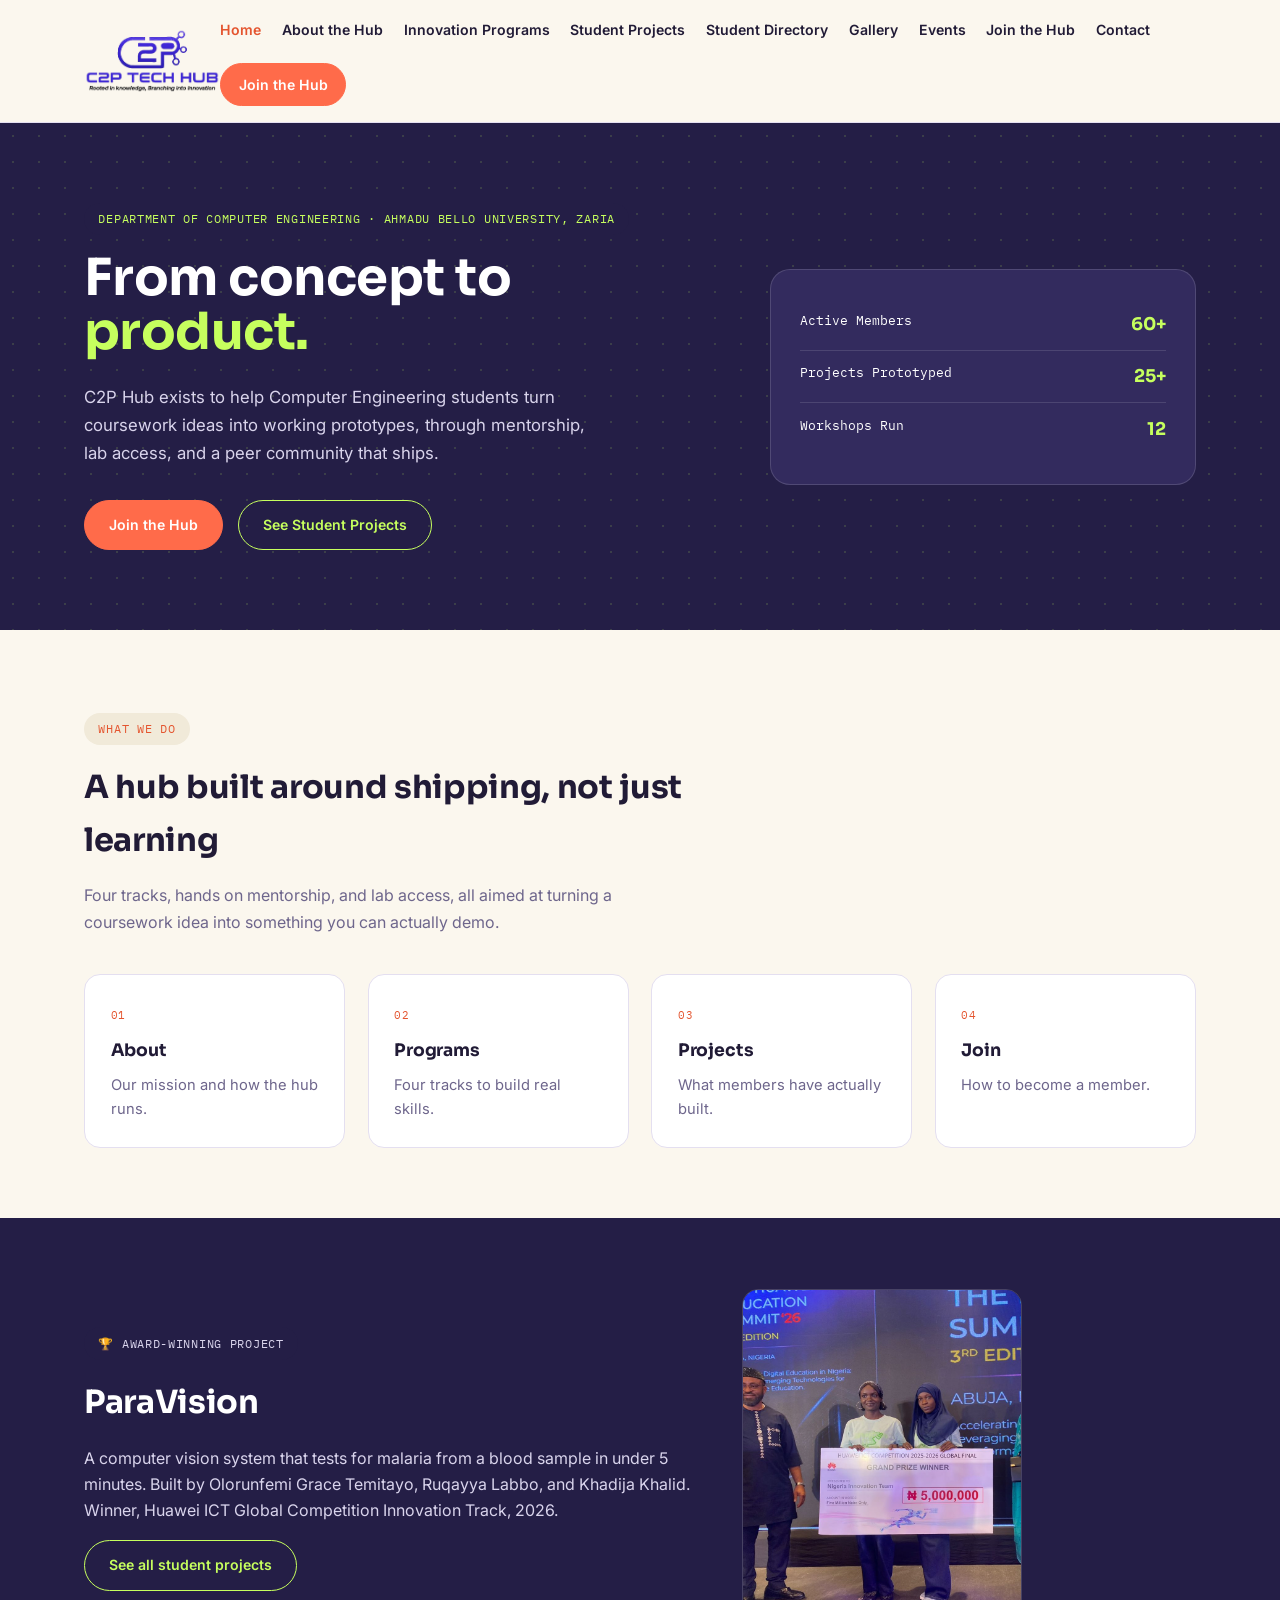
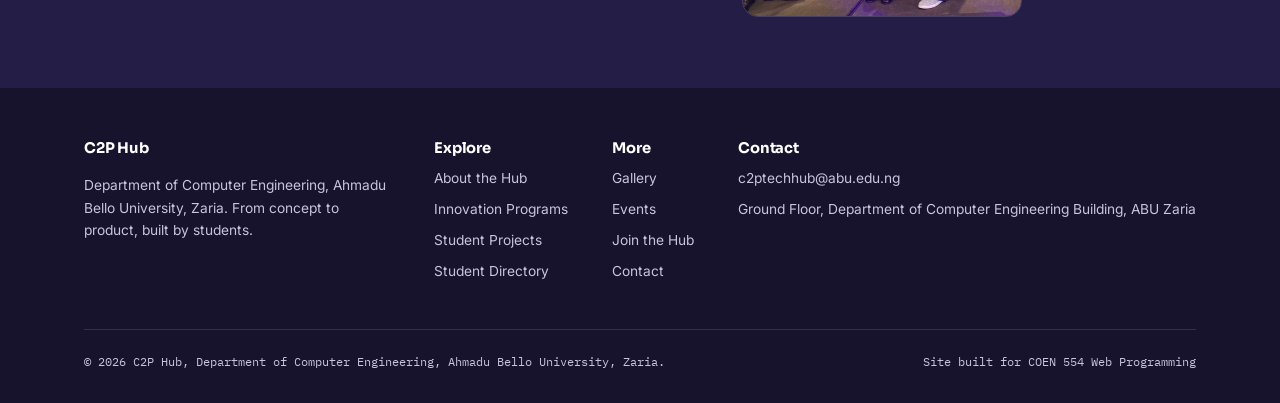
<file: index.html>
<!DOCTYPE html>
<html lang="en">
<head>
  <meta charset="UTF-8">
  <meta name="viewport" content="width=device-width, initial-scale=1.0">
  <title>Home &middot; C2P TECH Hub</title>
  <meta name="description" content="C2P Hub, Department of Computer Engineering, Ahmadu Bello University, Zaria.">
  <link rel="preconnect" href="https://fonts.googleapis.com">
  <link href="https://fonts.googleapis.com/css2?family=Sora:wght@600;700&family=Inter:wght@400;500;600&family=IBM+Plex+Mono:wght@400;500&display=swap" rel="stylesheet">
  <link rel="stylesheet" href="assets/css/style.css">
  <script type="application/ld+json">
  {
    "@context": "https://schema.org",
    "@type": "Organization",
    "name": "C2P TECH Hub",
    "description": "C2P Hub exists to help Computer Engineering students turn coursework ideas into working prototypes, through mentorship, lab access, and a peer community that ships.",
    "parentOrganization": {
      "@type": "CollegeOrUniversity",
      "name": "Ahmadu Bello University, Zaria"
    },
    "email": "c2ptechhub@abu.edu.ng"
  }
  </script>
</head>
<body>
  <a class="skip-link" href="#main">Skip to content</a>
  <header class="site-header">
    <div class="header-inner">
      <a class="brand" href="index.html">
        <img class="brand-logo" src="assets/images/c2p-logo.png" alt="C2P Tech Hub — Rooted in knowledge, Branching into Innovation">
      </a>
      <input type="checkbox" id="nav-toggle">
      <label class="nav-toggle-label" for="nav-toggle">MENU</label>
      <nav class="hub-nav" aria-label="Primary">
        <ul>
        <li><a href="index.html" aria-current="page">Home</a></li>
        <li><a href="about.html">About the Hub</a></li>
        <li><a href="programs.html">Innovation Programs</a></li>
        <li><a href="projects.html">Student Projects</a></li>
        <li><a href="directory.html">Student Directory</a></li>
        <li><a href="gallery.html">Gallery</a></li>
        <li><a href="events.html">Events</a></li>
        <li><a href="join.html">Join the Hub</a></li>
        <li><a href="contact.html">Contact</a></li>
        <li><a class="btn solid" href="join.html">Join the Hub</a></li>
        </ul>
      </nav>
    </div>
  </header>
  <main id="main">
    <section class="hero">
      <div class="wrap hero-grid">
        <div>
          <span class="pill">Department of Computer Engineering &middot; Ahmadu Bello University, Zaria</span>
          <h1>From concept to <span class="accent">product.</span></h1>
          <p class="lede">C2P Hub exists to help Computer Engineering students turn coursework ideas into working prototypes, through mentorship, lab access, and a peer community that ships.</p>
          <a class="btn solid" href="join.html">Join the Hub</a>
          <a class="btn on-dark" href="projects.html">See Student Projects</a>
        </div>
        <div class="hero-card">
          <div class="stat"><span>Active Members</span><strong>60+</strong></div>
<div class="stat"><span>Projects Prototyped</span><strong>25+</strong></div>
<div class="stat"><span>Workshops Run</span><strong>12</strong></div>
        </div>
      </div>
    </section>

    <section class="block on-paper">
      <div class="wrap">
        <div class="section-head">
          <p class="pill on-light">What We Do</p>
          <h2>A hub built around shipping, not just learning</h2>
          <p>Four tracks, hands on mentorship, and lab access, all aimed at turning a coursework idea into something you can actually demo.</p>
        </div>
        <div class="grid cols-4">
          <div class="card"><span class="tag">01</span><h3>About</h3><p>Our mission and how the hub runs.</p></div>
          <div class="card"><span class="tag">02</span><h3>Programs</h3><p>Four tracks to build real skills.</p></div>
          <div class="card"><span class="tag">03</span><h3>Projects</h3><p>What members have actually built.</p></div>
          <div class="card"><span class="tag">04</span><h3>Join</h3><p>How to become a member.</p></div>
        </div>
      </div>
    </section>

    <section class="block on-indigo">
      <div class="wrap" style="display:flex;align-items:center;gap:2.4rem;flex-wrap:wrap;">
        <div class="section-head" style="flex:1 1 340px;margin-bottom:0;">
          <p class="pill">&#127942; Award-Winning Project</p>
          <h2>ParaVision</h2>
          <p>A computer vision system that tests for malaria from a blood sample in under 5 minutes. Built by Olorunfemi Grace Temitayo, Ruqayya Labbo, and Khadija Khalid. Winner, Huawei ICT Global Competition Innovation Track, 2026.</p>
          <a class="btn on-dark" href="projects.html#hproj-004">See all student projects</a>
        </div>
        <img src="assets/images/paravision-grand-prize.jpg" alt="The ParaVision team accepting the Grand Prize Winner cheque for five million naira at the Huawei ICT Competition 2025-2026 Global Final" style="flex:0 1 280px;width:280px;border-radius:16px;border:1px solid rgba(255,255,255,.16);">
      </div>
    </section>
  </main>
  <footer class="site-footer">
    <div class="wrap">
      <div class="footer-grid">
        <div>
          <h4>C2P Hub</h4>
          <p style="max-width:34ch;color:#C9C4DE;font-size:.86rem;">Department of Computer Engineering, Ahmadu Bello University, Zaria. From concept to product, built by students.</p>
        </div>
        <div>
          <h4>Explore</h4>
          <ul>
            <li><a href="about.html">About the Hub</a></li>
            <li><a href="programs.html">Innovation Programs</a></li>
            <li><a href="projects.html">Student Projects</a></li>
            <li><a href="directory.html">Student Directory</a></li>
          </ul>
        </div>
        <div>
          <h4>More</h4>
          <ul>
            <li><a href="gallery.html">Gallery</a></li>
            <li><a href="events.html">Events</a></li>
            <li><a href="join.html">Join the Hub</a></li>
            <li><a href="contact.html">Contact</a></li>
          </ul>
        </div>
        <div>
          <h4>Contact</h4>
          <ul>
            <li><a href="mailto:c2ptechhub@abu.edu.ng">c2ptechhub@abu.edu.ng</a></li>
            <li>Ground Floor, Department of Computer Engineering Building, ABU Zaria</li>
          </ul>
        </div>
      </div>
      <div class="footer-bottom">
        <span>&copy; 2026 C2P Hub, Department of Computer Engineering, Ahmadu Bello University, Zaria.</span>
        <span>Site built for COEN 554 Web Programming</span>
      </div>
    </div>
  </footer>
</body>
</html>
</file>
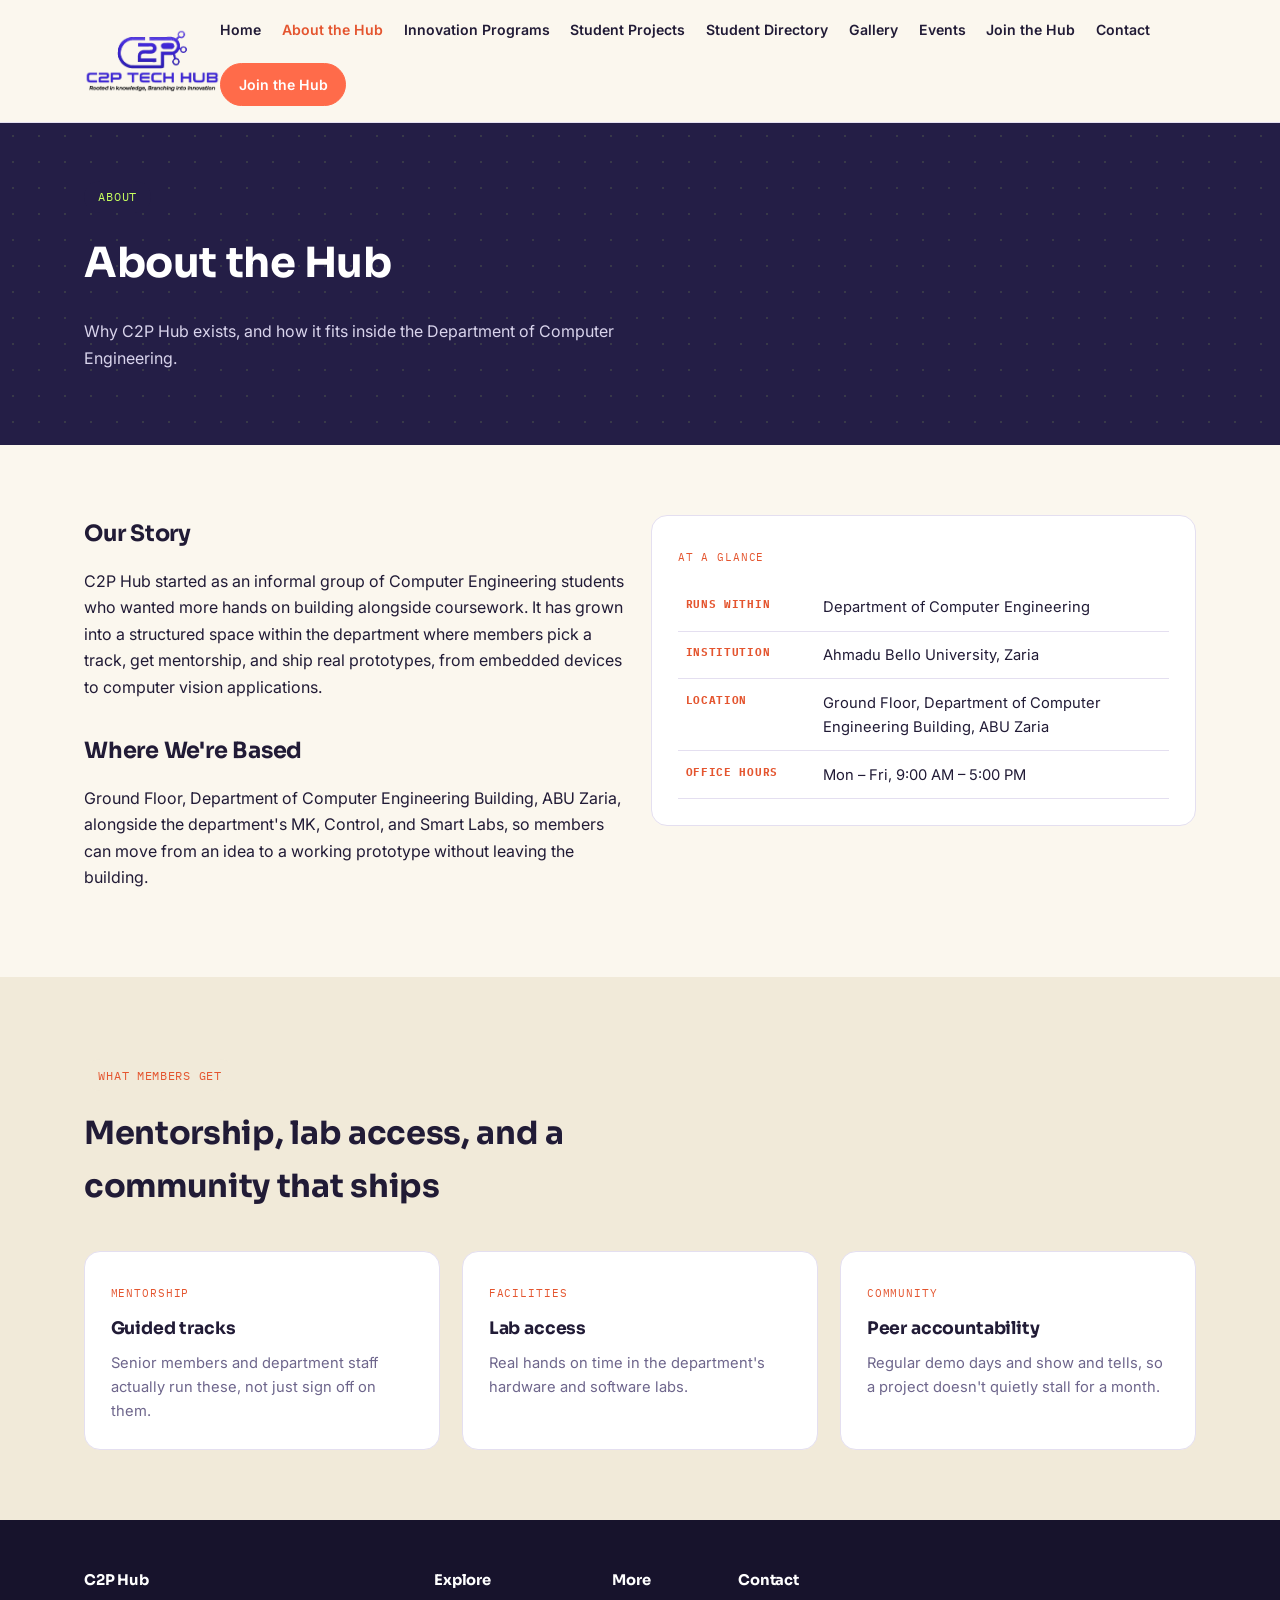
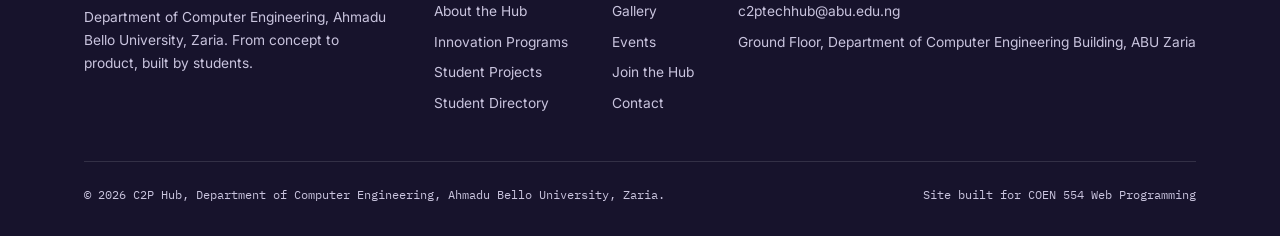
<file: about.html>
<!DOCTYPE html>
<html lang="en">
<head>
  <meta charset="UTF-8">
  <meta name="viewport" content="width=device-width, initial-scale=1.0">
  <title>About the Hub &middot; C2P Hub</title>
  <meta name="description" content="About C2P Hub, Department of Computer Engineering, Ahmadu Bello University, Zaria.">
  <link rel="preconnect" href="https://fonts.googleapis.com">
  <link href="https://fonts.googleapis.com/css2?family=Sora:wght@600;700&family=Inter:wght@400;500;600&family=IBM+Plex+Mono:wght@400;500&display=swap" rel="stylesheet">
  <link rel="stylesheet" href="assets/css/style.css">
  <script type="application/ld+json">
  {
    "@context": "https://schema.org",
    "@type": "AboutPage",
    "about": {
      "@type": "Organization",
      "name": "C2P Hub",
      "description": "C2P Hub exists to help Computer Engineering students turn coursework ideas into working prototypes, through mentorship, lab access, and a peer community that ships.",
      "parentOrganization": {
        "@type": "CollegeOrUniversity",
        "name": "Ahmadu Bello University, Zaria"
      },
      "location": {
        "@type": "Place",
        "address": "Ground Floor, Department of Computer Engineering Building, ABU Zaria"
      }
    }
  }
  </script>
</head>
<body>
  <a class="skip-link" href="#main">Skip to content</a>
  <header class="site-header">
    <div class="header-inner">
      <a class="brand" href="index.html">
        <img class="brand-logo" src="assets/images/c2p-logo.png" alt="C2P Tech Hub — Rooted in knowledge, Branching into Innovation">
      </a>
      <input type="checkbox" id="nav-toggle">
      <label class="nav-toggle-label" for="nav-toggle">MENU</label>
      <nav class="hub-nav" aria-label="Primary">
        <ul>
        <li><a href="index.html">Home</a></li>
        <li><a href="about.html" aria-current="page">About the Hub</a></li>
        <li><a href="programs.html">Innovation Programs</a></li>
        <li><a href="projects.html">Student Projects</a></li>
        <li><a href="directory.html">Student Directory</a></li>
        <li><a href="gallery.html">Gallery</a></li>
        <li><a href="events.html">Events</a></li>
        <li><a href="join.html">Join the Hub</a></li>
        <li><a href="contact.html">Contact</a></li>
        <li><a class="btn solid" href="join.html">Join the Hub</a></li>
        </ul>
      </nav>
    </div>
  </header>
  <main id="main">
    <section class="page-banner">
      <div class="wrap">
        <span class="pill">About</span>
        <h1>About the Hub</h1>
        <p class="lede">Why C2P Hub exists, and how it fits inside the Department of Computer Engineering.</p>
      </div>
    </section>
    <section class="block on-paper">
      <div class="wrap grid cols-2" style="align-items:start;">
        <div>
          <h2 style="font-size:1.4rem;">Our Story</h2>
          <p>C2P Hub started as an informal group of Computer Engineering students who wanted more hands on building alongside coursework. It has grown into a structured space within the department where members pick a track, get mentorship, and ship real prototypes, from embedded devices to computer vision applications.</p>
          <h2 style="font-size:1.4rem;margin-top:2rem;">Where We're Based</h2>
          <p>Ground Floor, Department of Computer Engineering Building, ABU Zaria, alongside the department's MK, Control, and Smart Labs, so members can move from an idea to a working prototype without leaving the building.</p>
        </div>
        <div class="card">
          <span class="tag">At a Glance</span>
          <table class="datasheet" style="margin-top:1rem;">
            <tr><th>Runs Within</th><td>Department of Computer Engineering</td></tr>
            <tr><th>Institution</th><td>Ahmadu Bello University, Zaria</td></tr>
            <tr><th>Location</th><td>Ground Floor, Department of Computer Engineering Building, ABU Zaria</td></tr>
            <tr><th>Office Hours</th><td>Mon – Fri, 9:00 AM – 5:00 PM</td></tr>
          </table>
        </div>
      </div>
    </section>
    <section class="block on-paper-2">
      <div class="wrap">
        <div class="section-head">
          <p class="pill on-light">What Members Get</p>
          <h2>Mentorship, lab access, and a community that ships</h2>
        </div>
        <div class="grid cols-3">
          <div class="card"><span class="tag">Mentorship</span><h3>Guided tracks</h3><p>Senior members and department staff actually run these, not just sign off on them.</p></div>
          <div class="card"><span class="tag">Facilities</span><h3>Lab access</h3><p>Real hands on time in the department's hardware and software labs.</p></div>
          <div class="card"><span class="tag">Community</span><h3>Peer accountability</h3><p>Regular demo days and show and tells, so a project doesn't quietly stall for a month.</p></div>
        </div>
      </div>
    </section>
  </main>
  <footer class="site-footer">
    <div class="wrap">
      <div class="footer-grid">
        <div>
          <h4>C2P Hub</h4>
          <p style="max-width:34ch;color:#C9C4DE;font-size:.86rem;">Department of Computer Engineering, Ahmadu Bello University, Zaria. From concept to product, built by students.</p>
        </div>
        <div>
          <h4>Explore</h4>
          <ul>
            <li><a href="about.html">About the Hub</a></li>
            <li><a href="programs.html">Innovation Programs</a></li>
            <li><a href="projects.html">Student Projects</a></li>
            <li><a href="directory.html">Student Directory</a></li>
          </ul>
        </div>
        <div>
          <h4>More</h4>
          <ul>
            <li><a href="gallery.html">Gallery</a></li>
            <li><a href="events.html">Events</a></li>
            <li><a href="join.html">Join the Hub</a></li>
            <li><a href="contact.html">Contact</a></li>
          </ul>
        </div>
        <div>
          <h4>Contact</h4>
          <ul>
            <li><a href="mailto:c2ptechhub@abu.edu.ng">c2ptechhub@abu.edu.ng</a></li>
            <li>Ground Floor, Department of Computer Engineering Building, ABU Zaria</li>
          </ul>
        </div>
      </div>
      <div class="footer-bottom">
        <span>&copy; 2026 C2P Hub, Department of Computer Engineering, Ahmadu Bello University, Zaria.</span>
        <span>Site built for COEN 554 Web Programming</span>
      </div>
    </div>
  </footer>
</body>
</html>
</file>
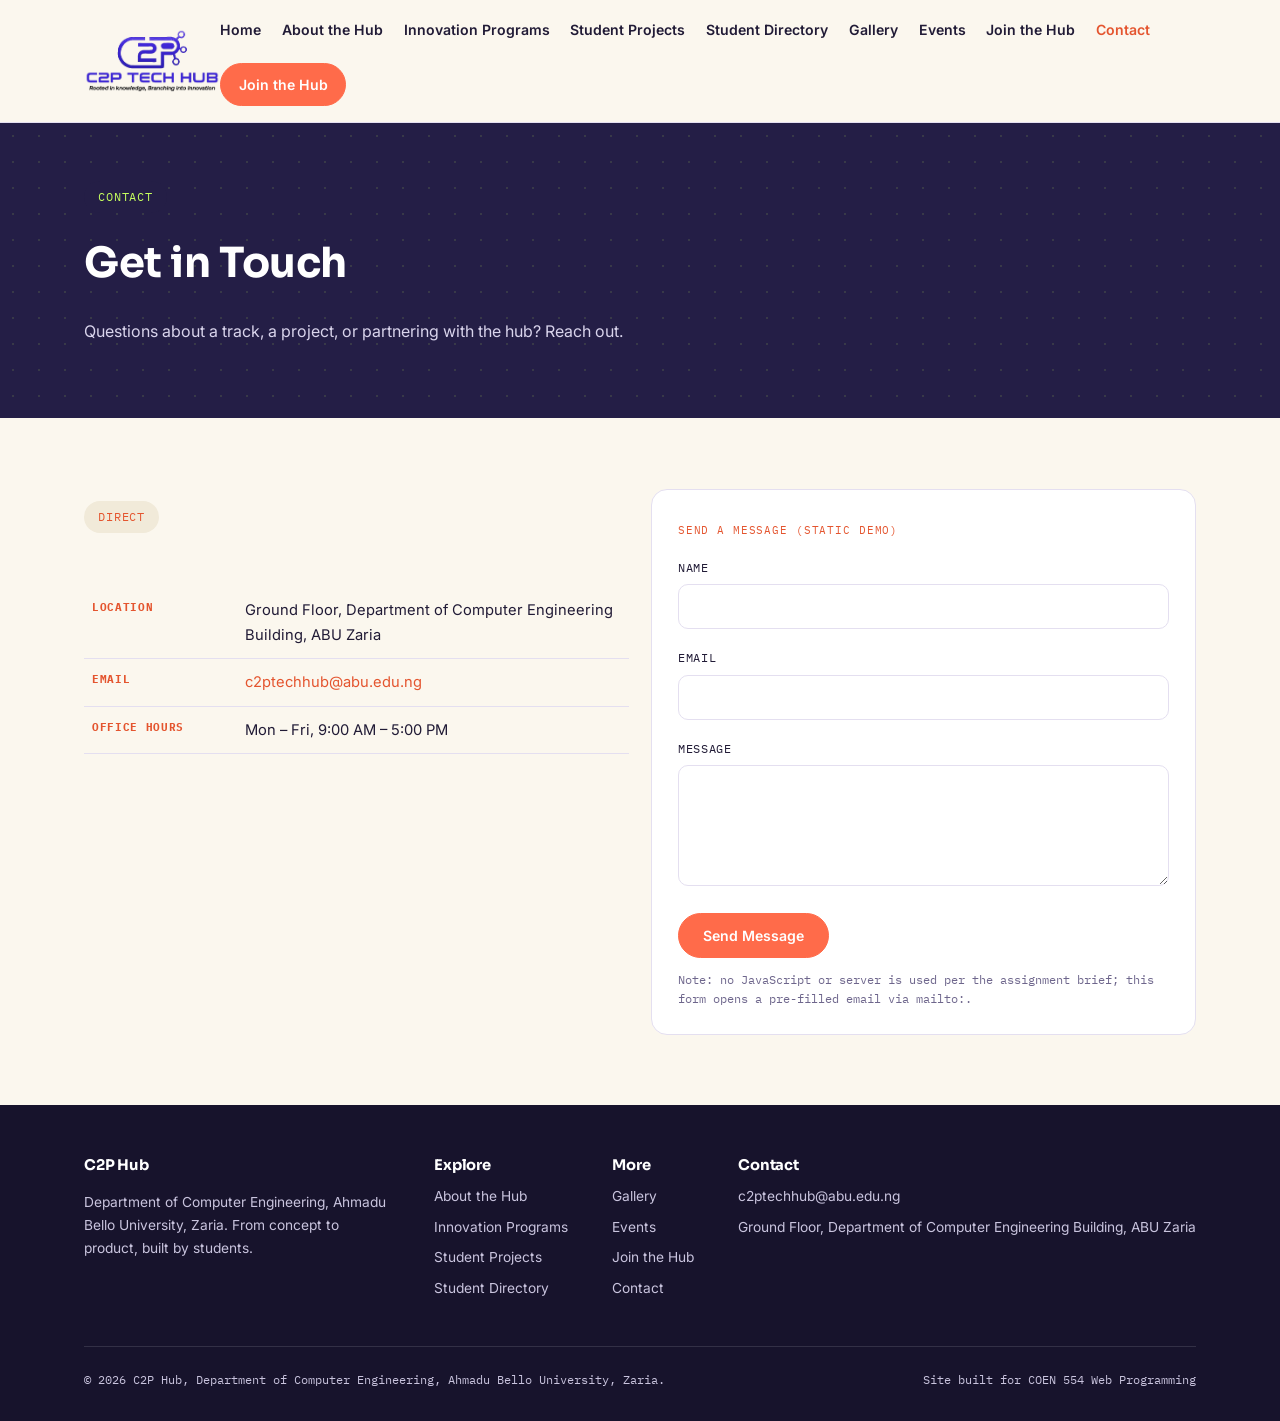
<file: contact.html>
<!DOCTYPE html>
<html lang="en">
<head>
  <meta charset="UTF-8">
  <meta name="viewport" content="width=device-width, initial-scale=1.0">
  <title>Contact &middot; C2P Hub</title>
  <meta name="description" content="Contact details for C2P Hub, Department of Computer Engineering.">
  <link rel="preconnect" href="https://fonts.googleapis.com">
  <link href="https://fonts.googleapis.com/css2?family=Sora:wght@600;700&family=Inter:wght@400;500;600&family=IBM+Plex+Mono:wght@400;500&display=swap" rel="stylesheet">
  <link rel="stylesheet" href="assets/css/style.css">
  <script type="application/ld+json">
  {
    "@context": "https://schema.org",
    "@type": "ContactPage",
    "about": {
      "@type": "Organization",
      "name": "C2P Hub",
      "email": "c2ptechhub@abu.edu.ng",
      "address": {
        "@type": "PostalAddress",
        "streetAddress": "Ground Floor, Department of Computer Engineering Building, ABU Zaria",
        "addressLocality": "Zaria",
        "addressRegion": "Kaduna State",
        "addressCountry": "NG"
      }
    }
  }
  </script>
</head>
<body>
  <a class="skip-link" href="#main">Skip to content</a>
  <header class="site-header">
    <div class="header-inner">
      <a class="brand" href="index.html">
        <img class="brand-logo" src="assets/images/c2p-logo.png" alt="C2P Tech Hub — Rooted in knowledge, Branching into Innovation">
      </a>
      <input type="checkbox" id="nav-toggle">
      <label class="nav-toggle-label" for="nav-toggle">MENU</label>
      <nav class="hub-nav" aria-label="Primary">
        <ul>
        <li><a href="index.html">Home</a></li>
        <li><a href="about.html">About the Hub</a></li>
        <li><a href="programs.html">Innovation Programs</a></li>
        <li><a href="projects.html">Student Projects</a></li>
        <li><a href="directory.html">Student Directory</a></li>
        <li><a href="gallery.html">Gallery</a></li>
        <li><a href="events.html">Events</a></li>
        <li><a href="join.html">Join the Hub</a></li>
        <li><a href="contact.html" aria-current="page">Contact</a></li>
        <li><a class="btn solid" href="join.html">Join the Hub</a></li>
        </ul>
      </nav>
    </div>
  </header>
  <main id="main">
    <section class="page-banner">
      <div class="wrap">
        <span class="pill">Contact</span>
        <h1>Get in Touch</h1>
        <p class="lede">Questions about a track, a project, or partnering with the hub? Reach out.</p>
      </div>
    </section>
    <section class="block on-paper">
      <div class="wrap grid cols-2" style="align-items:start;">
        <div>
          <div class="section-head"><p class="pill on-light">Direct</p></div>
          <table class="datasheet">
            <tr><th>Location</th><td>Ground Floor, Department of Computer Engineering Building, ABU Zaria</td></tr>
            <tr><th>Email</th><td><a href="mailto:c2ptechhub@abu.edu.ng">c2ptechhub@abu.edu.ng</a></td></tr>
            <tr><th>Office Hours</th><td>Mon – Fri, 9:00 AM – 5:00 PM</td></tr>
          </table>
        </div>
        <div class="card">
          <span class="tag">Send a Message (static demo)</span>
          <form action="mailto:c2ptechhub@abu.edu.ng" method="post" enctype="text/plain" style="margin-top:1rem;">
            <div class="field"><label for="name">Name</label><input type="text" id="name" name="name" required></div>
            <div class="field"><label for="email">Email</label><input type="email" id="email" name="email" required></div>
            <div class="field"><label for="message">Message</label><textarea id="message" name="message" rows="5" required></textarea></div>
            <button type="submit" class="btn solid">Send Message</button>
          </form>
          <p style="font-family:var(--f-mono);font-size:.72rem;color:var(--muted);margin-top:.8rem;">Note: no JavaScript or server is used per the assignment brief; this form opens a pre-filled email via mailto:.</p>
        </div>
      </div>
    </section>
  </main>
  <footer class="site-footer">
    <div class="wrap">
      <div class="footer-grid">
        <div>
          <h4>C2P Hub</h4>
          <p style="max-width:34ch;color:#C9C4DE;font-size:.86rem;">Department of Computer Engineering, Ahmadu Bello University, Zaria. From concept to product, built by students.</p>
        </div>
        <div>
          <h4>Explore</h4>
          <ul>
            <li><a href="about.html">About the Hub</a></li>
            <li><a href="programs.html">Innovation Programs</a></li>
            <li><a href="projects.html">Student Projects</a></li>
            <li><a href="directory.html">Student Directory</a></li>
          </ul>
        </div>
        <div>
          <h4>More</h4>
          <ul>
            <li><a href="gallery.html">Gallery</a></li>
            <li><a href="events.html">Events</a></li>
            <li><a href="join.html">Join the Hub</a></li>
            <li><a href="contact.html">Contact</a></li>
          </ul>
        </div>
        <div>
          <h4>Contact</h4>
          <ul>
            <li><a href="mailto:c2ptechhub@abu.edu.ng">c2ptechhub@abu.edu.ng</a></li>
            <li>Ground Floor, Department of Computer Engineering Building, ABU Zaria</li>
          </ul>
        </div>
      </div>
      <div class="footer-bottom">
        <span>&copy; 2026 C2P Hub, Department of Computer Engineering, Ahmadu Bello University, Zaria.</span>
        <span>Site built for COEN 554 Web Programming</span>
      </div>
    </div>
  </footer>
</body>
</html>
</file>
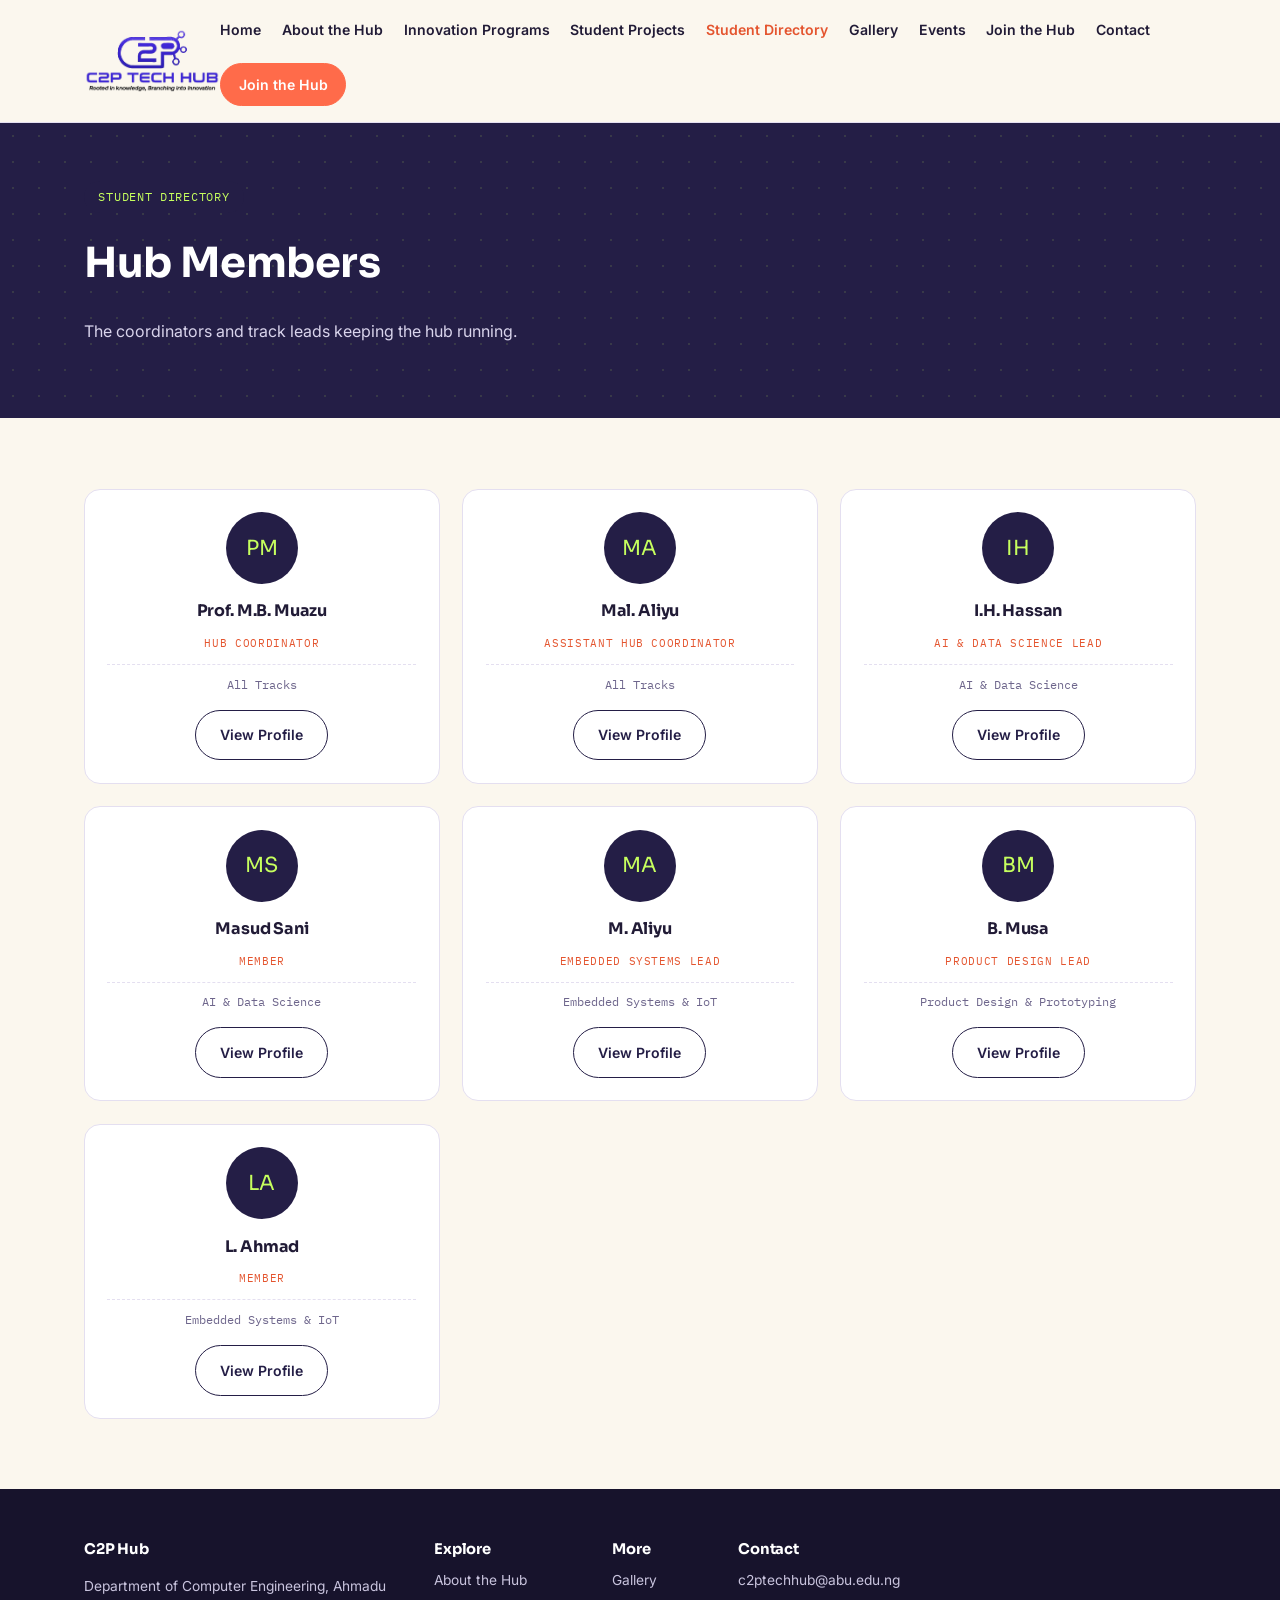
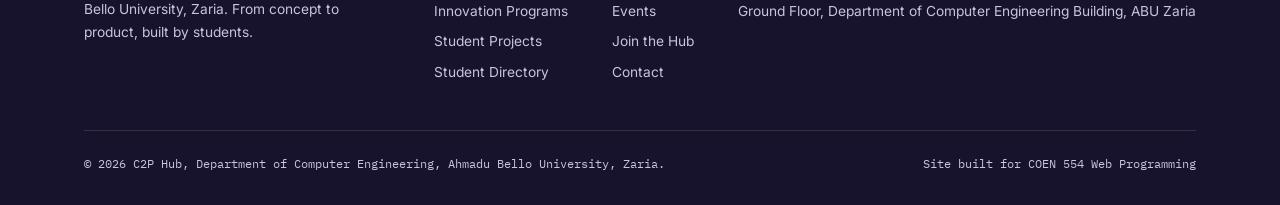
<file: directory.html>
<!DOCTYPE html>
<html lang="en">
<head>
  <meta charset="UTF-8">
  <meta name="viewport" content="width=device-width, initial-scale=1.0">
  <title>Student Directory &middot; C2P Hub</title>
  <meta name="description" content="Members of C2P Hub, Department of Computer Engineering.">
  <link rel="preconnect" href="https://fonts.googleapis.com">
  <link href="https://fonts.googleapis.com/css2?family=Sora:wght@600;700&family=Inter:wght@400;500;600&family=IBM+Plex+Mono:wght@400;500&display=swap" rel="stylesheet">
  <link rel="stylesheet" href="assets/css/style.css">
  <script type="application/ld+json">
  {
    "@context": "https://schema.org",
    "@type": "ItemList",
    "itemListElement": [
      {
        "@type": "ListItem",
        "position": 1,
        "item": {
          "@type": "Person",
          "name": "Prof. M.B. Muazu",
          "jobTitle": "Hub Coordinator"
        }
      },
      {
        "@type": "ListItem",
        "position": 2,
        "item": {
          "@type": "Person",
          "name": "Mal. Aliyu",
          "jobTitle": "Assistant Hub Coordinator"
        }
      },
      {
        "@type": "ListItem",
        "position": 3,
        "item": {
          "@type": "Person",
          "name": "I.H. Hassan",
          "jobTitle": "AI & Data Science Lead"
        }
      },
      {
        "@type": "ListItem",
        "position": 4,
        "item": {
          "@type": "Person",
          "name": "Masud Sani",
          "jobTitle": "Member"
        }
      },
      {
        "@type": "ListItem",
        "position": 5,
        "item": {
          "@type": "Person",
          "name": "M. Aliyu",
          "jobTitle": "Embedded Systems Lead"
        }
      },
      {
        "@type": "ListItem",
        "position": 6,
        "item": {
          "@type": "Person",
          "name": "B. Musa",
          "jobTitle": "Product Design Lead"
        }
      },
      {
        "@type": "ListItem",
        "position": 7,
        "item": {
          "@type": "Person",
          "name": "L. Ahmad",
          "jobTitle": "Member"
        }
      }
    ]
  }
  </script>
</head>
<body>
  <a class="skip-link" href="#main">Skip to content</a>
  <header class="site-header">
    <div class="header-inner">
      <a class="brand" href="index.html">
        <img class="brand-logo" src="assets/images/c2p-logo.png" alt="C2P Tech Hub — Rooted in knowledge, Branching into Innovation">
      </a>
      <input type="checkbox" id="nav-toggle">
      <label class="nav-toggle-label" for="nav-toggle">MENU</label>
      <nav class="hub-nav" aria-label="Primary">
        <ul>
        <li><a href="index.html">Home</a></li>
        <li><a href="about.html">About the Hub</a></li>
        <li><a href="programs.html">Innovation Programs</a></li>
        <li><a href="projects.html">Student Projects</a></li>
        <li><a href="directory.html" aria-current="page">Student Directory</a></li>
        <li><a href="gallery.html">Gallery</a></li>
        <li><a href="events.html">Events</a></li>
        <li><a href="join.html">Join the Hub</a></li>
        <li><a href="contact.html">Contact</a></li>
        <li><a class="btn solid" href="join.html">Join the Hub</a></li>
        </ul>
      </nav>
    </div>
  </header>
  <main id="main">
    <section class="page-banner">
      <div class="wrap">
        <span class="pill">Student Directory</span>
        <h1>Hub Members</h1>
        <p class="lede">The coordinators and track leads keeping the hub running.</p>
      </div>
    </section>
    <section class="block on-paper">
      <div class="wrap grid cols-3">
        <article class="id-card">
            <div class="avatar">PM</div>
            <h3>Prof. M.B. Muazu</h3>
            <span class="role">Hub Coordinator</span>
            <div class="meta">All Tracks</div>
            <a class="btn modal-trigger" style="margin-top:1rem;" href="#modal-mem-001">View Profile</a>
          </article><article class="id-card">
            <div class="avatar">MA</div>
            <h3>Mal. Aliyu</h3>
            <span class="role">Assistant Hub Coordinator</span>
            <div class="meta">All Tracks</div>
            <a class="btn modal-trigger" style="margin-top:1rem;" href="#modal-mem-001b">View Profile</a>
          </article><article class="id-card">
            <div class="avatar">IH</div>
            <h3>I.H. Hassan</h3>
            <span class="role">AI & Data Science Lead</span>
            <div class="meta">AI & Data Science</div>
            <a class="btn modal-trigger" style="margin-top:1rem;" href="#modal-mem-002">View Profile</a>
          </article><article class="id-card">
            <div class="avatar">MS</div>
            <h3>Masud Sani</h3>
            <span class="role">Member</span>
            <div class="meta">AI & Data Science</div>
            <a class="btn modal-trigger" style="margin-top:1rem;" href="#modal-mem-003">View Profile</a>
          </article><article class="id-card">
            <div class="avatar">MA</div>
            <h3>M. Aliyu</h3>
            <span class="role">Embedded Systems Lead</span>
            <div class="meta">Embedded Systems & IoT</div>
            <a class="btn modal-trigger" style="margin-top:1rem;" href="#modal-mem-004">View Profile</a>
          </article><article class="id-card">
            <div class="avatar">BM</div>
            <h3>B. Musa</h3>
            <span class="role">Product Design Lead</span>
            <div class="meta">Product Design & Prototyping</div>
            <a class="btn modal-trigger" style="margin-top:1rem;" href="#modal-mem-005">View Profile</a>
          </article><article class="id-card">
            <div class="avatar">LA</div>
            <h3>L. Ahmad</h3>
            <span class="role">Member</span>
            <div class="meta">Embedded Systems & IoT</div>
            <a class="btn modal-trigger" style="margin-top:1rem;" href="#modal-mem-006">View Profile</a>
          </article>
      </div>
    </section>
  </main>
  <footer class="site-footer">
    <div class="wrap">
      <div class="footer-grid">
        <div>
          <h4>C2P Hub</h4>
          <p style="max-width:34ch;color:#C9C4DE;font-size:.86rem;">Department of Computer Engineering, Ahmadu Bello University, Zaria. From concept to product, built by students.</p>
        </div>
        <div>
          <h4>Explore</h4>
          <ul>
            <li><a href="about.html">About the Hub</a></li>
            <li><a href="programs.html">Innovation Programs</a></li>
            <li><a href="projects.html">Student Projects</a></li>
            <li><a href="directory.html">Student Directory</a></li>
          </ul>
        </div>
        <div>
          <h4>More</h4>
          <ul>
            <li><a href="gallery.html">Gallery</a></li>
            <li><a href="events.html">Events</a></li>
            <li><a href="join.html">Join the Hub</a></li>
            <li><a href="contact.html">Contact</a></li>
          </ul>
        </div>
        <div>
          <h4>Contact</h4>
          <ul>
            <li><a href="mailto:c2ptechhub@abu.edu.ng">c2ptechhub@abu.edu.ng</a></li>
            <li>Ground Floor, Department of Computer Engineering Building, ABU Zaria</li>
          </ul>
        </div>
      </div>
      <div class="footer-bottom">
        <span>&copy; 2026 C2P Hub, Department of Computer Engineering, Ahmadu Bello University, Zaria.</span>
        <span>Site built for COEN 554 Web Programming</span>
      </div>
    </div>
  </footer>
<div class="modal" id="modal-mem-001">
    <div class="modal-card">
      <a href="#" class="modal-close" aria-label="Close">&times;</a>
      <span class="pill on-light">Hub Coordinator</span>
      <h2>Prof. M.B. Muazu</h2>
      <p>Track: All Tracks.</p>
    </div>
  </div><div class="modal" id="modal-mem-001b">
    <div class="modal-card">
      <a href="#" class="modal-close" aria-label="Close">&times;</a>
      <span class="pill on-light">Assistant Hub Coordinator</span>
      <h2>Mal. Aliyu</h2>
      <p>Track: All Tracks.</p>
    </div>
  </div><div class="modal" id="modal-mem-002">
    <div class="modal-card">
      <a href="#" class="modal-close" aria-label="Close">&times;</a>
      <span class="pill on-light">AI & Data Science Lead</span>
      <h2>I.H. Hassan</h2>
      <p>Track: AI & Data Science.</p>
    </div>
  </div><div class="modal" id="modal-mem-003">
    <div class="modal-card">
      <a href="#" class="modal-close" aria-label="Close">&times;</a>
      <span class="pill on-light">Member</span>
      <h2>Masud Sani</h2>
      <p>Track: AI & Data Science.</p>
    </div>
  </div><div class="modal" id="modal-mem-004">
    <div class="modal-card">
      <a href="#" class="modal-close" aria-label="Close">&times;</a>
      <span class="pill on-light">Embedded Systems Lead</span>
      <h2>M. Aliyu</h2>
      <p>Track: Embedded Systems & IoT.</p>
    </div>
  </div><div class="modal" id="modal-mem-005">
    <div class="modal-card">
      <a href="#" class="modal-close" aria-label="Close">&times;</a>
      <span class="pill on-light">Product Design Lead</span>
      <h2>B. Musa</h2>
      <p>Track: Product Design & Prototyping.</p>
    </div>
  </div><div class="modal" id="modal-mem-006">
    <div class="modal-card">
      <a href="#" class="modal-close" aria-label="Close">&times;</a>
      <span class="pill on-light">Member</span>
      <h2>L. Ahmad</h2>
      <p>Track: Embedded Systems & IoT.</p>
    </div>
  </div>
</body>
</html>
</file>
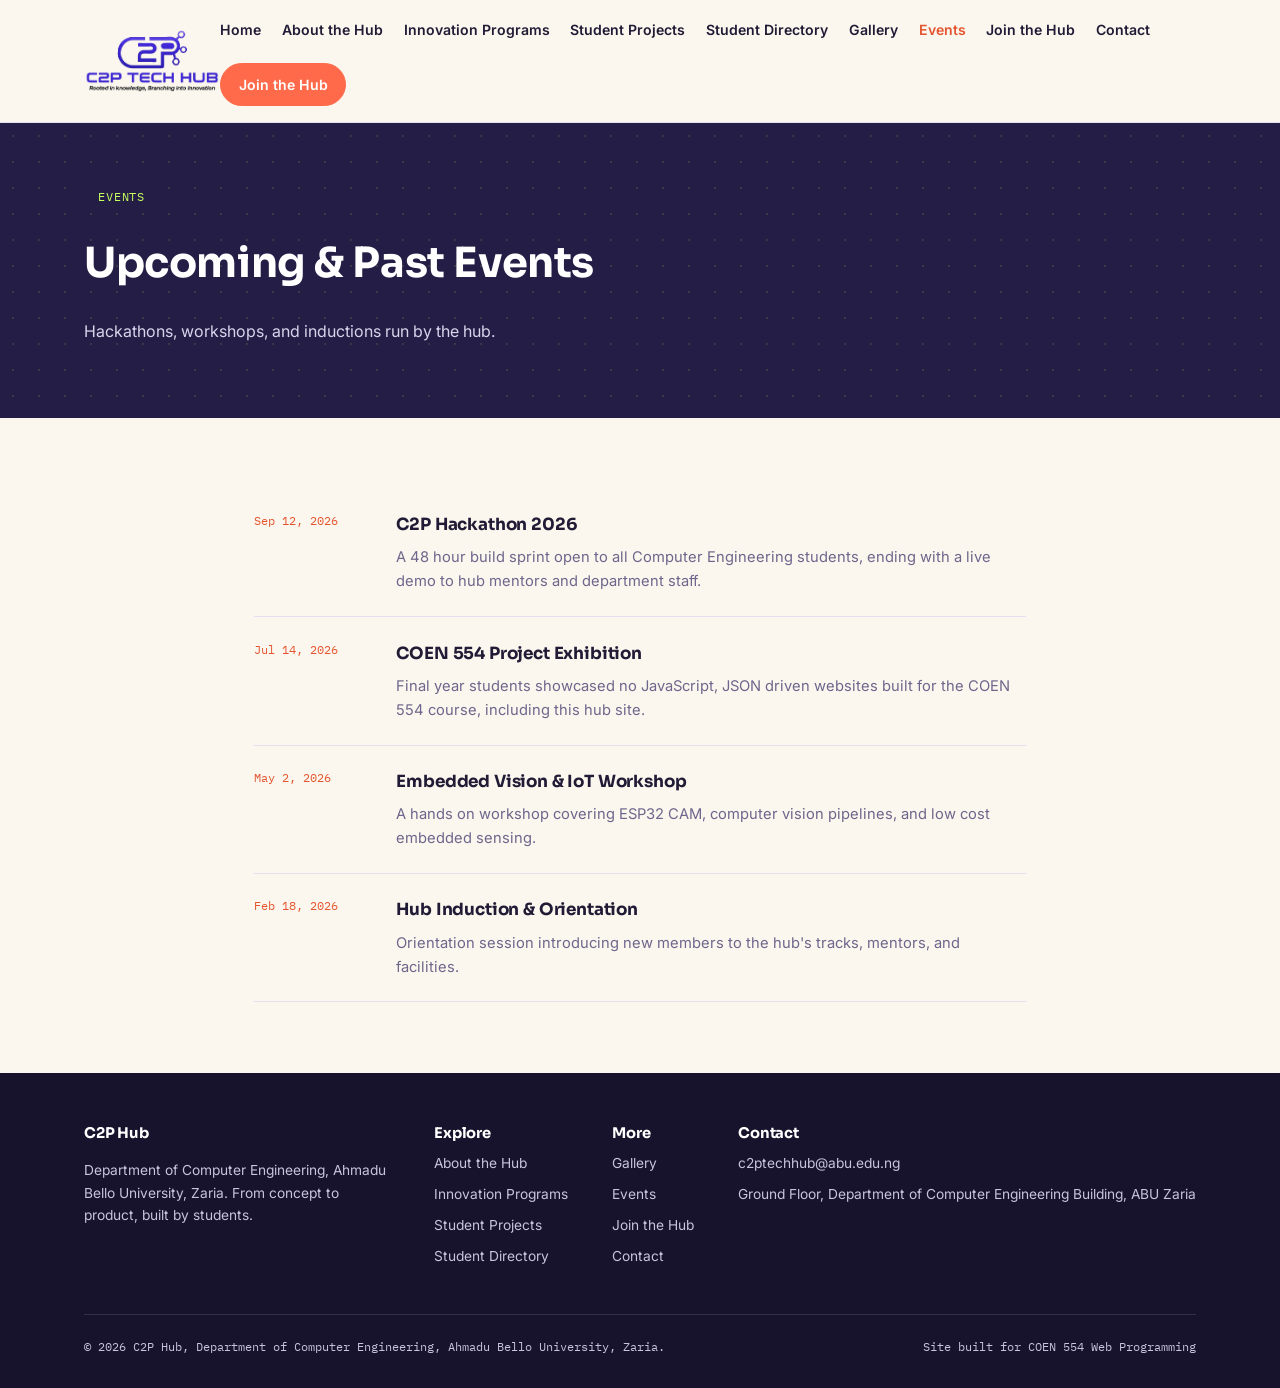
<file: events.html>
<!DOCTYPE html>
<html lang="en">
<head>
  <meta charset="UTF-8">
  <meta name="viewport" content="width=device-width, initial-scale=1.0">
  <title>Events &middot; C2P Hub</title>
  <meta name="description" content="Events run by C2P Hub, Department of Computer Engineering.">
  <link rel="preconnect" href="https://fonts.googleapis.com">
  <link href="https://fonts.googleapis.com/css2?family=Sora:wght@600;700&family=Inter:wght@400;500;600&family=IBM+Plex+Mono:wght@400;500&display=swap" rel="stylesheet">
  <link rel="stylesheet" href="assets/css/style.css">
  <script type="application/ld+json">
  {
    "@context": "https://schema.org",
    "@type": "ItemList",
    "itemListElement": [
      {
        "@type": "ListItem",
        "position": 1,
        "item": {
          "@type": "Event",
          "name": "C2P Hackathon 2026",
          "startDate": "2026-09-12",
          "description": "A 48-hour build sprint open to all Computer Engineering students, ending with a live demo to hub mentors and department staff."
        }
      },
      {
        "@type": "ListItem",
        "position": 2,
        "item": {
          "@type": "Event",
          "name": "COEN 554 Project Exhibition",
          "startDate": "2026-07-14",
          "description": "Final-year students showcased no-JavaScript, JSON-driven websites built for the COEN 554 course, including this hub site."
        }
      },
      {
        "@type": "ListItem",
        "position": 3,
        "item": {
          "@type": "Event",
          "name": "Embedded Vision & IoT Workshop",
          "startDate": "2026-05-02",
          "description": "A hands on workshop covering ESP32-CAM, computer vision pipelines, and low-cost embedded sensing."
        }
      },
      {
        "@type": "ListItem",
        "position": 4,
        "item": {
          "@type": "Event",
          "name": "Hub Induction & Orientation",
          "startDate": "2026-02-18",
          "description": "Orientation session introducing new members to the hub's tracks, mentors, and facilities."
        }
      }
    ]
  }
  </script>
</head>
<body>
  <a class="skip-link" href="#main">Skip to content</a>
  <header class="site-header">
    <div class="header-inner">
      <a class="brand" href="index.html">
        <img class="brand-logo" src="assets/images/c2p-logo.png" alt="C2P Tech Hub — Rooted in knowledge, Branching into Innovation">
      </a>
      <input type="checkbox" id="nav-toggle">
      <label class="nav-toggle-label" for="nav-toggle">MENU</label>
      <nav class="hub-nav" aria-label="Primary">
        <ul>
        <li><a href="index.html">Home</a></li>
        <li><a href="about.html">About the Hub</a></li>
        <li><a href="programs.html">Innovation Programs</a></li>
        <li><a href="projects.html">Student Projects</a></li>
        <li><a href="directory.html">Student Directory</a></li>
        <li><a href="gallery.html">Gallery</a></li>
        <li><a href="events.html" aria-current="page">Events</a></li>
        <li><a href="join.html">Join the Hub</a></li>
        <li><a href="contact.html">Contact</a></li>
        <li><a class="btn solid" href="join.html">Join the Hub</a></li>
        </ul>
      </nav>
    </div>
  </header>
  <main id="main">
    <section class="page-banner">
      <div class="wrap">
        <span class="pill">Events</span>
        <h1>Upcoming &amp; Past Events</h1>
        <p class="lede">Hackathons, workshops, and inductions run by the hub.</p>
      </div>
    </section>
    <section class="block on-paper">
      <div class="wrap" style="max-width:820px;">
        <article class="event-item">
            <span class="date">Sep 12, 2026</span>
            <div>
              <h3>C2P Hackathon 2026</h3>
              <p>A 48 hour build sprint open to all Computer Engineering students, ending with a live demo to hub mentors and department staff.</p>
            </div>
          </article>
<article class="event-item">
            <span class="date">Jul 14, 2026</span>
            <div>
              <h3>COEN 554 Project Exhibition</h3>
              <p>Final year students showcased no JavaScript, JSON driven websites built for the COEN 554 course, including this hub site.</p>
            </div>
          </article>
<article class="event-item">
            <span class="date">May 2, 2026</span>
            <div>
              <h3>Embedded Vision & IoT Workshop</h3>
              <p>A hands on workshop covering ESP32 CAM, computer vision pipelines, and low cost embedded sensing.</p>
            </div>
          </article>
<article class="event-item">
            <span class="date">Feb 18, 2026</span>
            <div>
              <h3>Hub Induction & Orientation</h3>
              <p>Orientation session introducing new members to the hub's tracks, mentors, and facilities.</p>
            </div>
          </article>
      </div>
    </section>
  </main>
  <footer class="site-footer">
    <div class="wrap">
      <div class="footer-grid">
        <div>
          <h4>C2P Hub</h4>
          <p style="max-width:34ch;color:#C9C4DE;font-size:.86rem;">Department of Computer Engineering, Ahmadu Bello University, Zaria. From concept to product, built by students.</p>
        </div>
        <div>
          <h4>Explore</h4>
          <ul>
            <li><a href="about.html">About the Hub</a></li>
            <li><a href="programs.html">Innovation Programs</a></li>
            <li><a href="projects.html">Student Projects</a></li>
            <li><a href="directory.html">Student Directory</a></li>
          </ul>
        </div>
        <div>
          <h4>More</h4>
          <ul>
            <li><a href="gallery.html">Gallery</a></li>
            <li><a href="events.html">Events</a></li>
            <li><a href="join.html">Join the Hub</a></li>
            <li><a href="contact.html">Contact</a></li>
          </ul>
        </div>
        <div>
          <h4>Contact</h4>
          <ul>
            <li><a href="mailto:c2ptechhub@abu.edu.ng">c2ptechhub@abu.edu.ng</a></li>
            <li>Ground Floor, Department of Computer Engineering Building, ABU Zaria</li>
          </ul>
        </div>
      </div>
      <div class="footer-bottom">
        <span>&copy; 2026 C2P Hub, Department of Computer Engineering, Ahmadu Bello University, Zaria.</span>
        <span>Site built for COEN 554 Web Programming</span>
      </div>
    </div>
  </footer>
</body>
</html>
</file>
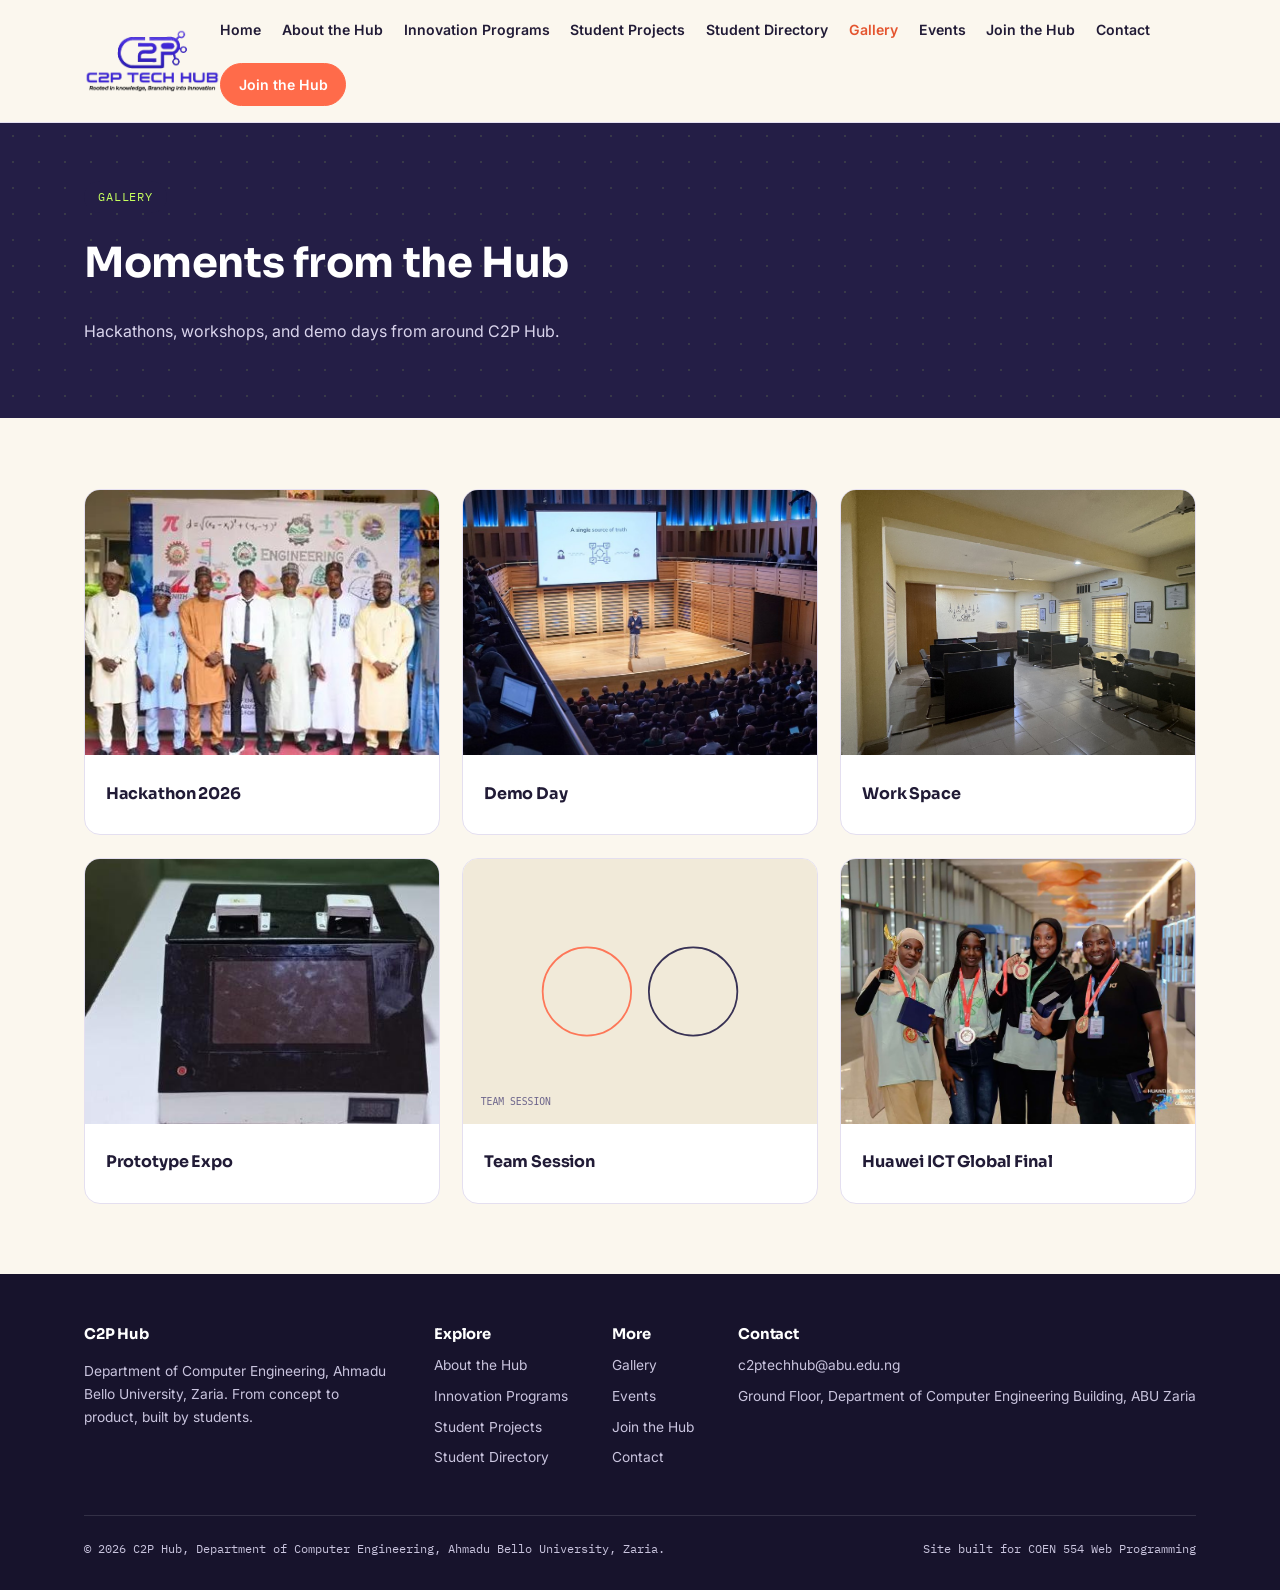
<file: gallery.html>
<!DOCTYPE html>
<html lang="en">
<head>
  <meta charset="UTF-8">
  <meta name="viewport" content="width=device-width, initial-scale=1.0">
  <title>Gallery &middot; C2P Hub</title>
  <meta name="description" content="Photo gallery of events and activities at C2P Hub.">
  <link rel="preconnect" href="https://fonts.googleapis.com">
  <link href="https://fonts.googleapis.com/css2?family=Sora:wght@600;700&family=Inter:wght@400;500;600&family=IBM+Plex+Mono:wght@400;500&display=swap" rel="stylesheet">
  <link rel="stylesheet" href="assets/css/style.css">
  <script type="application/ld+json">
  {
    "@context": "https://schema.org",
    "@type": "ImageGallery",
    "name": "C2P Hub Gallery",
    "about": { "@type": "Organization", "name": "C2P Hub" },
    "image": [
      {
        "@type": "ImageObject",
        "contentUrl": "assets/images/gallery-hackathon-team.jpg",
        "name": "Hackathon 2026"
      },
      {
        "@type": "ImageObject",
        "contentUrl": "assets/images/gallery-demo-day.jpg",
        "name": "Demo Day"
      },
      {
        "@type": "ImageObject",
        "contentUrl": "assets/images/gallery-workspace.jpg",
        "name": "Work Space"
      },
      {
        "@type": "ImageObject",
        "contentUrl": "assets/images/paravision-device.jpg",
        "name": "Prototype Expo"
      },
      {
        "@type": "ImageObject",
        "contentUrl": "assets/images/gallery-05.svg",
        "name": "Team Session"
      },
      {
        "@type": "ImageObject",
        "contentUrl": "assets/images/gallery-huawei-final.jpg",
        "name": "Huawei ICT Global Final"
      }
    ]
  }
  </script>
</head>
<body>
  <a class="skip-link" href="#main">Skip to content</a>
  <header class="site-header">
    <div class="header-inner">
      <a class="brand" href="index.html">
        <img class="brand-logo" src="assets/images/c2p-logo.png" alt="C2P Tech Hub — Rooted in knowledge, Branching into Innovation">
      </a>
      <input type="checkbox" id="nav-toggle">
      <label class="nav-toggle-label" for="nav-toggle">MENU</label>
      <nav class="hub-nav" aria-label="Primary">
        <ul>
        <li><a href="index.html">Home</a></li>
        <li><a href="about.html">About the Hub</a></li>
        <li><a href="programs.html">Innovation Programs</a></li>
        <li><a href="projects.html">Student Projects</a></li>
        <li><a href="directory.html">Student Directory</a></li>
        <li><a href="gallery.html" aria-current="page">Gallery</a></li>
        <li><a href="events.html">Events</a></li>
        <li><a href="join.html">Join the Hub</a></li>
        <li><a href="contact.html">Contact</a></li>
        <li><a class="btn solid" href="join.html">Join the Hub</a></li>
        </ul>
      </nav>
    </div>
  </header>
  <main id="main">
    <section class="page-banner">
      <div class="wrap">
        <span class="pill">Gallery</span>
        <h1>Moments from the Hub</h1>
        <p class="lede">Hackathons, workshops, and demo days from around C2P Hub.</p>
      </div>
    </section>
    <section class="block on-paper">
      <div class="wrap grid cols-3">
        <article class="tile">
            <div class="thumb"><img src="assets/images/gallery-hackathon-team.jpg" alt="Hackathon 2026 team photo"></div>
            <div class="body"><h3>Hackathon 2026</h3></div>
          </article>
<article class="tile">
            <div class="thumb"><img src="assets/images/gallery-demo-day.jpg" alt="Presenter on stage at a demo day event, addressing a full auditorium"></div>
            <div class="body"><h3>Demo Day</h3></div>
          </article>
<article class="tile">
            <div class="thumb"><img src="assets/images/gallery-workspace.jpg" alt="Work Space"></div>
            <div class="body"><h3>Work Space</h3></div>
          </article>
<article class="tile">
            <div class="thumb"><img src="assets/images/paravision-device.jpg" alt="The ParaVision malaria detection device" style="object-position:center 52%;"></div>
            <div class="body"><h3>Prototype Expo</h3></div>
          </article>
<article class="tile">
            <div class="thumb"><img src="assets/images/gallery-05.svg" alt="Team Session"></div>
            <div class="body"><h3>Team Session</h3></div>
          </article>
<article class="tile">
            <div class="thumb"><img src="assets/images/gallery-huawei-final.jpg" alt="The ParaVision team at the Huawei ICT Competition 2025-2026 Global Final"></div>
            <div class="body"><h3>Huawei ICT Global Final</h3></div>
          </article>
      </div>
    </section>
  </main>
  <footer class="site-footer">
    <div class="wrap">
      <div class="footer-grid">
        <div>
          <h4>C2P Hub</h4>
          <p style="max-width:34ch;color:#C9C4DE;font-size:.86rem;">Department of Computer Engineering, Ahmadu Bello University, Zaria. From concept to product, built by students.</p>
        </div>
        <div>
          <h4>Explore</h4>
          <ul>
            <li><a href="about.html">About the Hub</a></li>
            <li><a href="programs.html">Innovation Programs</a></li>
            <li><a href="projects.html">Student Projects</a></li>
            <li><a href="directory.html">Student Directory</a></li>
          </ul>
        </div>
        <div>
          <h4>More</h4>
          <ul>
            <li><a href="gallery.html">Gallery</a></li>
            <li><a href="events.html">Events</a></li>
            <li><a href="join.html">Join the Hub</a></li>
            <li><a href="contact.html">Contact</a></li>
          </ul>
        </div>
        <div>
          <h4>Contact</h4>
          <ul>
            <li><a href="mailto:c2ptechhub@abu.edu.ng">c2ptechhub@abu.edu.ng</a></li>
            <li>Ground Floor, Department of Computer Engineering Building, ABU Zaria</li>
          </ul>
        </div>
      </div>
      <div class="footer-bottom">
        <span>&copy; 2026 C2P Hub, Department of Computer Engineering, Ahmadu Bello University, Zaria.</span>
        <span>Site built for COEN 554 Web Programming</span>
      </div>
    </div>
  </footer>
</body>
</html>
</file>
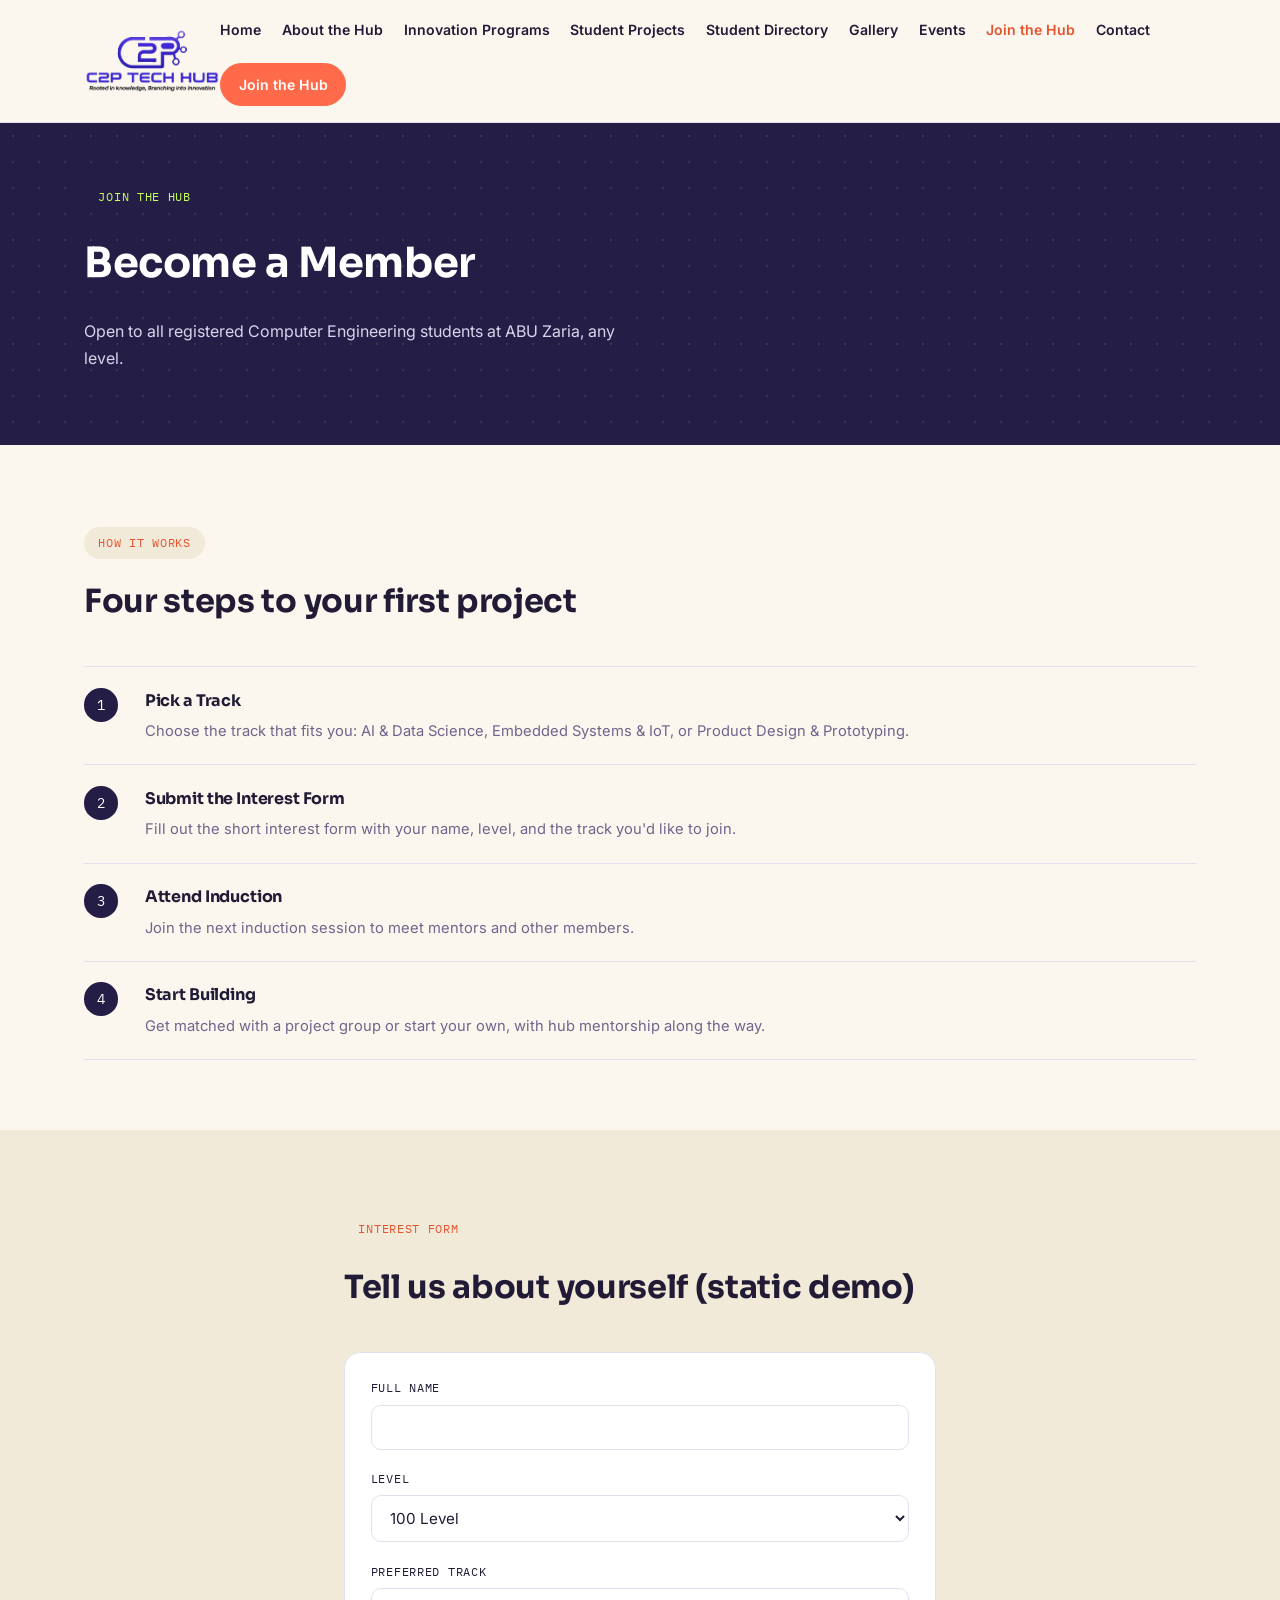
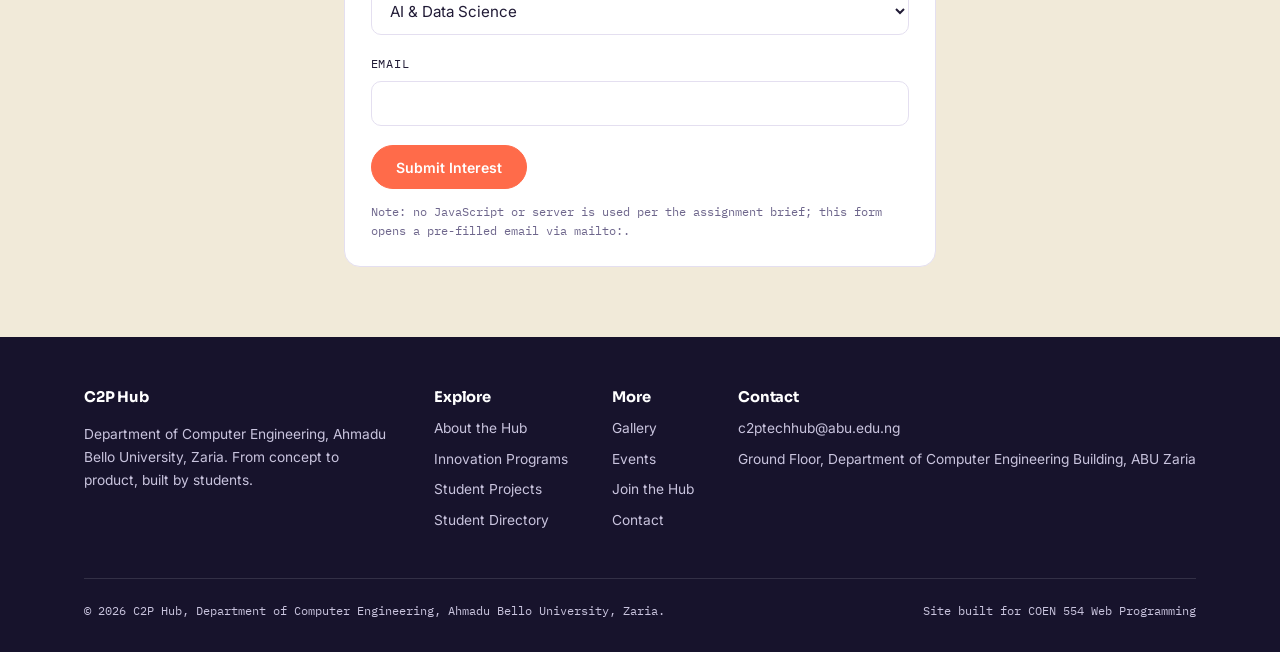
<file: join.html>
<!DOCTYPE html>
<html lang="en">
<head>
  <meta charset="UTF-8">
  <meta name="viewport" content="width=device-width, initial-scale=1.0">
  <title>Join the Hub &middot; C2P Hub</title>
  <meta name="description" content="How to join C2P Hub, Department of Computer Engineering.">
  <link rel="preconnect" href="https://fonts.googleapis.com">
  <link href="https://fonts.googleapis.com/css2?family=Sora:wght@600;700&family=Inter:wght@400;500;600&family=IBM+Plex+Mono:wght@400;500&display=swap" rel="stylesheet">
  <link rel="stylesheet" href="assets/css/style.css">
  <script type="application/ld+json">
  {
    "@context": "https://schema.org",
    "@type": "WebPage",
    "name": "Join the Hub",
    "description": "How to join C2P Hub, Department of Computer Engineering, Ahmadu Bello University, Zaria.",
    "mainEntity": {
      "@type": "Organization",
      "name": "C2P Hub",
      "email": "c2ptechhub@abu.edu.ng"
    },
    "potentialAction": {
      "@type": "JoinAction",
      "name": "Submit Interest Form",
      "target": "mailto:c2ptechhub@abu.edu.ng"
    }
  }
  </script>
</head>
<body>
  <a class="skip-link" href="#main">Skip to content</a>
  <header class="site-header">
    <div class="header-inner">
      <a class="brand" href="index.html">
        <img class="brand-logo" src="assets/images/c2p-logo.png" alt="C2P Tech Hub — Rooted in knowledge, Branching into Innovation">
      </a>
      <input type="checkbox" id="nav-toggle">
      <label class="nav-toggle-label" for="nav-toggle">MENU</label>
      <nav class="hub-nav" aria-label="Primary">
        <ul>
        <li><a href="index.html">Home</a></li>
        <li><a href="about.html">About the Hub</a></li>
        <li><a href="programs.html">Innovation Programs</a></li>
        <li><a href="projects.html">Student Projects</a></li>
        <li><a href="directory.html">Student Directory</a></li>
        <li><a href="gallery.html">Gallery</a></li>
        <li><a href="events.html">Events</a></li>
        <li><a href="join.html" aria-current="page">Join the Hub</a></li>
        <li><a href="contact.html">Contact</a></li>
        <li><a class="btn solid" href="join.html">Join the Hub</a></li>
        </ul>
      </nav>
    </div>
  </header>
  <main id="main">
    <section class="page-banner">
      <div class="wrap">
        <span class="pill">Join the Hub</span>
        <h1>Become a Member</h1>
        <p class="lede">Open to all registered Computer Engineering students at ABU Zaria, any level.</p>
      </div>
    </section>
    <section class="block on-paper">
      <div class="wrap">
        <div class="section-head">
          <p class="pill on-light">How It Works</p>
          <h2>Four steps to your first project</h2>
        </div>
        <div class="steps">
          <div class="step"><div><h3>Pick a Track</h3><p>Choose the track that fits you: AI & Data Science, Embedded Systems & IoT, or Product Design & Prototyping.</p></div></div>
<div class="step"><div><h3>Submit the Interest Form</h3><p>Fill out the short interest form with your name, level, and the track you'd like to join.</p></div></div>
<div class="step"><div><h3>Attend Induction</h3><p>Join the next induction session to meet mentors and other members.</p></div></div>
<div class="step"><div><h3>Start Building</h3><p>Get matched with a project group or start your own, with hub mentorship along the way.</p></div></div>
        </div>
      </div>
    </section>
    <section class="block on-paper-2">
      <div class="wrap" style="max-width:640px;">
        <div class="section-head">
          <p class="pill on-light">Interest Form</p>
          <h2>Tell us about yourself (static demo)</h2>
        </div>
        <div class="card">
          <form action="mailto:c2ptechhub@abu.edu.ng" method="post" enctype="text/plain">
            <div class="field"><label for="name">Full Name</label><input type="text" id="name" name="name" required></div>
            <div class="field"><label for="level">Level</label>
              <select id="level" name="level">
                <option>100 Level</option><option>200 Level</option><option>300 Level</option>
                <option>400 Level</option><option>500 Level</option>
              </select>
            </div>
            <div class="field"><label for="track">Preferred Track</label>
              <select id="track" name="track">
                <option>AI &amp; Data Science</option>
                <option>Embedded Systems &amp; IoT</option>
                <option>Product Design &amp; Prototyping</option>
                <option>Startup Incubation</option>
              </select>
            </div>
            <div class="field"><label for="email">Email</label><input type="email" id="email" name="email" required></div>
            <button type="submit" class="btn solid">Submit Interest</button>
          </form>
          <p style="font-family:var(--f-mono);font-size:.72rem;color:var(--muted);margin-top:.8rem;">Note: no JavaScript or server is used per the assignment brief; this form opens a pre-filled email via mailto:.</p>
        </div>
      </div>
    </section>
  </main>
  <footer class="site-footer">
    <div class="wrap">
      <div class="footer-grid">
        <div>
          <h4>C2P Hub</h4>
          <p style="max-width:34ch;color:#C9C4DE;font-size:.86rem;">Department of Computer Engineering, Ahmadu Bello University, Zaria. From concept to product, built by students.</p>
        </div>
        <div>
          <h4>Explore</h4>
          <ul>
            <li><a href="about.html">About the Hub</a></li>
            <li><a href="programs.html">Innovation Programs</a></li>
            <li><a href="projects.html">Student Projects</a></li>
            <li><a href="directory.html">Student Directory</a></li>
          </ul>
        </div>
        <div>
          <h4>More</h4>
          <ul>
            <li><a href="gallery.html">Gallery</a></li>
            <li><a href="events.html">Events</a></li>
            <li><a href="join.html">Join the Hub</a></li>
            <li><a href="contact.html">Contact</a></li>
          </ul>
        </div>
        <div>
          <h4>Contact</h4>
          <ul>
            <li><a href="mailto:c2ptechhub@abu.edu.ng">c2ptechhub@abu.edu.ng</a></li>
            <li>Ground Floor, Department of Computer Engineering Building, ABU Zaria</li>
          </ul>
        </div>
      </div>
      <div class="footer-bottom">
        <span>&copy; 2026 C2P Hub, Department of Computer Engineering, Ahmadu Bello University, Zaria.</span>
        <span>Site built for COEN 554 Web Programming</span>
      </div>
    </div>
  </footer>
</body>
</html>
</file>
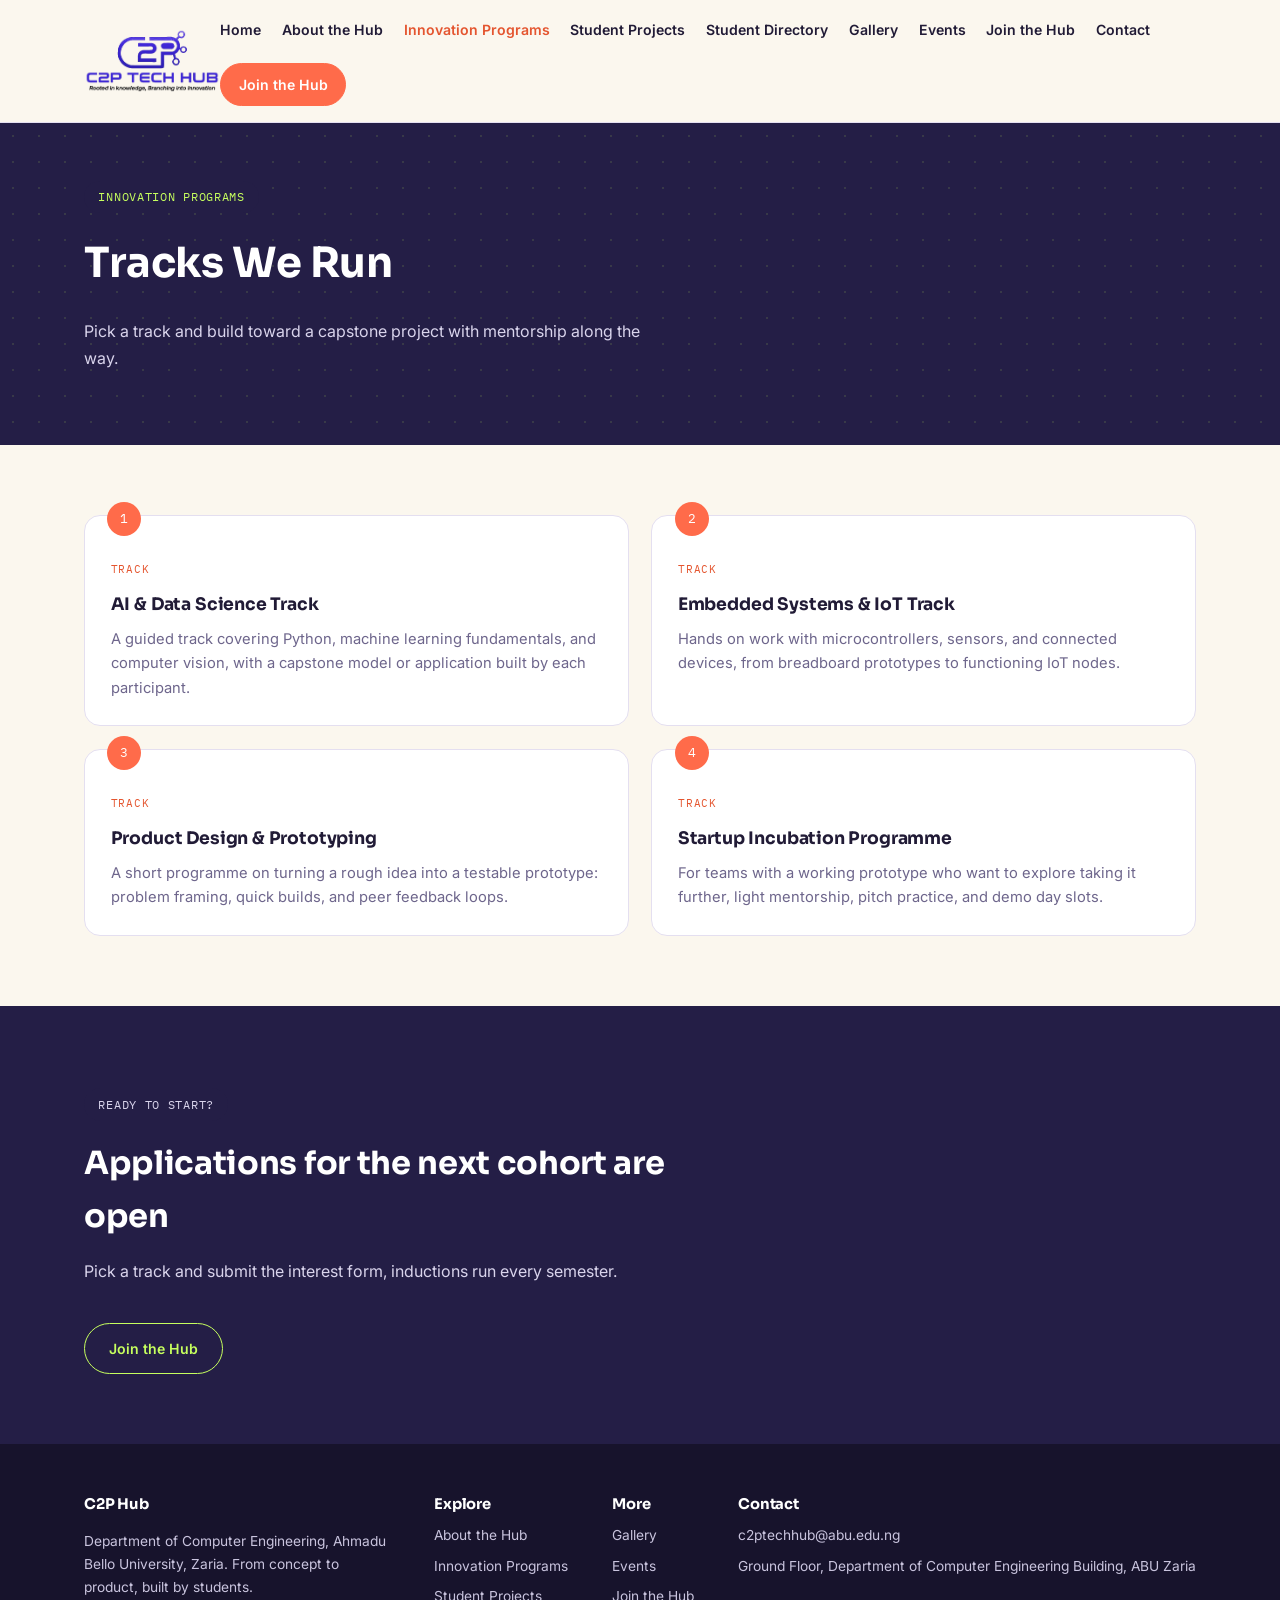
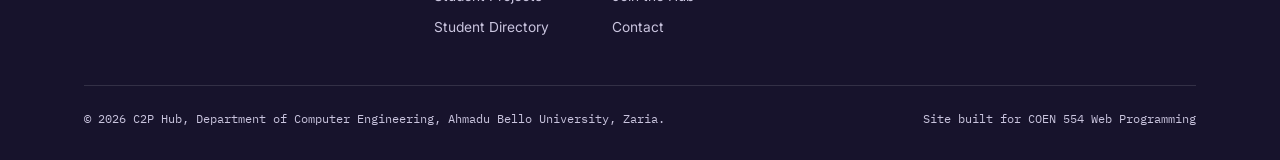
<file: programs.html>
<!DOCTYPE html>
<html lang="en">
<head>
  <meta charset="UTF-8">
  <meta name="viewport" content="width=device-width, initial-scale=1.0">
  <title>Innovation Programs &middot; C2P Hub</title>
  <meta name="description" content="Innovation programs and tracks run by C2P Hub, Department of Computer Engineering.">
  <link rel="preconnect" href="https://fonts.googleapis.com">
  <link href="https://fonts.googleapis.com/css2?family=Sora:wght@600;700&family=Inter:wght@400;500;600&family=IBM+Plex+Mono:wght@400;500&display=swap" rel="stylesheet">
  <link rel="stylesheet" href="assets/css/style.css">
  <script type="application/ld+json">
  {
    "@context": "https://schema.org",
    "@type": "ItemList",
    "itemListElement": [
      {
        "@type": "ListItem",
        "position": 1,
        "item": {
          "@type": "Course",
          "name": "AI & Data Science Track",
          "description": "A guided track covering Python, machine learning fundamentals, and computer vision, with a capstone model or application built by each participant.",
          "provider": { "@type": "Organization", "name": "C2P Hub" }
        }
      },
      {
        "@type": "ListItem",
        "position": 2,
        "item": {
          "@type": "Course",
          "name": "Embedded Systems & IoT Track",
          "description": "Hands on work with microcontrollers, sensors, and connected devices - from breadboard prototypes to functioning IoT nodes.",
          "provider": { "@type": "Organization", "name": "C2P Hub" }
        }
      },
      {
        "@type": "ListItem",
        "position": 3,
        "item": {
          "@type": "Course",
          "name": "Product Design & Prototyping",
          "description": "A short programme on turning a rough idea into a testable prototype: problem framing, quick builds, and peer feedback loops.",
          "provider": { "@type": "Organization", "name": "C2P Hub" }
        }
      },
      {
        "@type": "ListItem",
        "position": 4,
        "item": {
          "@type": "Course",
          "name": "Startup Incubation Programme",
          "description": "For teams with a working prototype who want to explore taking it further - light mentorship, pitch practice, and demo day slots.",
          "provider": { "@type": "Organization", "name": "C2P Hub" }
        }
      }
    ]
  }
  </script>
</head>
<body>
  <a class="skip-link" href="#main">Skip to content</a>
  <header class="site-header">
    <div class="header-inner">
      <a class="brand" href="index.html">
        <img class="brand-logo" src="assets/images/c2p-logo.png" alt="C2P Tech Hub — Rooted in knowledge, Branching into Innovation">
      </a>
      <input type="checkbox" id="nav-toggle">
      <label class="nav-toggle-label" for="nav-toggle">MENU</label>
      <nav class="hub-nav" aria-label="Primary">
        <ul>
        <li><a href="index.html">Home</a></li>
        <li><a href="about.html">About the Hub</a></li>
        <li><a href="programs.html" aria-current="page">Innovation Programs</a></li>
        <li><a href="projects.html">Student Projects</a></li>
        <li><a href="directory.html">Student Directory</a></li>
        <li><a href="gallery.html">Gallery</a></li>
        <li><a href="events.html">Events</a></li>
        <li><a href="join.html">Join the Hub</a></li>
        <li><a href="contact.html">Contact</a></li>
        <li><a class="btn solid" href="join.html">Join the Hub</a></li>
        </ul>
      </nav>
    </div>
  </header>
  <main id="main">
    <section class="page-banner">
      <div class="wrap">
        <span class="pill">Innovation Programs</span>
        <h1>Tracks We Run</h1>
        <p class="lede">Pick a track and build toward a capstone project with mentorship along the way.</p>
      </div>
    </section>
    <section class="block on-paper">
      <div class="wrap grid cols-2">
        <article class="card programme-card">
            <span class="num">1</span>
            <span class="tag">Track</span>
            <h3>AI & Data Science Track</h3>
            <p>A guided track covering Python, machine learning fundamentals, and computer vision, with a capstone model or application built by each participant.</p>
          </article>
<article class="card programme-card">
            <span class="num">2</span>
            <span class="tag">Track</span>
            <h3>Embedded Systems & IoT Track</h3>
            <p>Hands on work with microcontrollers, sensors, and connected devices, from breadboard prototypes to functioning IoT nodes.</p>
          </article>
<article class="card programme-card">
            <span class="num">3</span>
            <span class="tag">Track</span>
            <h3>Product Design & Prototyping</h3>
            <p>A short programme on turning a rough idea into a testable prototype: problem framing, quick builds, and peer feedback loops.</p>
          </article>
<article class="card programme-card">
            <span class="num">4</span>
            <span class="tag">Track</span>
            <h3>Startup Incubation Programme</h3>
            <p>For teams with a working prototype who want to explore taking it further, light mentorship, pitch practice, and demo day slots.</p>
          </article>
      </div>
    </section>
    <section class="block on-indigo">
      <div class="wrap">
        <div class="section-head">
          <p class="pill">Ready to start?</p>
          <h2>Applications for the next cohort are open</h2>
          <p>Pick a track and submit the interest form, inductions run every semester.</p>
        </div>
        <a class="btn on-dark" href="join.html">Join the Hub</a>
      </div>
    </section>
  </main>
  <footer class="site-footer">
    <div class="wrap">
      <div class="footer-grid">
        <div>
          <h4>C2P Hub</h4>
          <p style="max-width:34ch;color:#C9C4DE;font-size:.86rem;">Department of Computer Engineering, Ahmadu Bello University, Zaria. From concept to product, built by students.</p>
        </div>
        <div>
          <h4>Explore</h4>
          <ul>
            <li><a href="about.html">About the Hub</a></li>
            <li><a href="programs.html">Innovation Programs</a></li>
            <li><a href="projects.html">Student Projects</a></li>
            <li><a href="directory.html">Student Directory</a></li>
          </ul>
        </div>
        <div>
          <h4>More</h4>
          <ul>
            <li><a href="gallery.html">Gallery</a></li>
            <li><a href="events.html">Events</a></li>
            <li><a href="join.html">Join the Hub</a></li>
            <li><a href="contact.html">Contact</a></li>
          </ul>
        </div>
        <div>
          <h4>Contact</h4>
          <ul>
            <li><a href="mailto:c2ptechhub@abu.edu.ng">c2ptechhub@abu.edu.ng</a></li>
            <li>Ground Floor, Department of Computer Engineering Building, ABU Zaria</li>
          </ul>
        </div>
      </div>
      <div class="footer-bottom">
        <span>&copy; 2026 C2P Hub, Department of Computer Engineering, Ahmadu Bello University, Zaria.</span>
        <span>Site built for COEN 554 Web Programming</span>
      </div>
    </div>
  </footer>
</body>
</html>
</file>
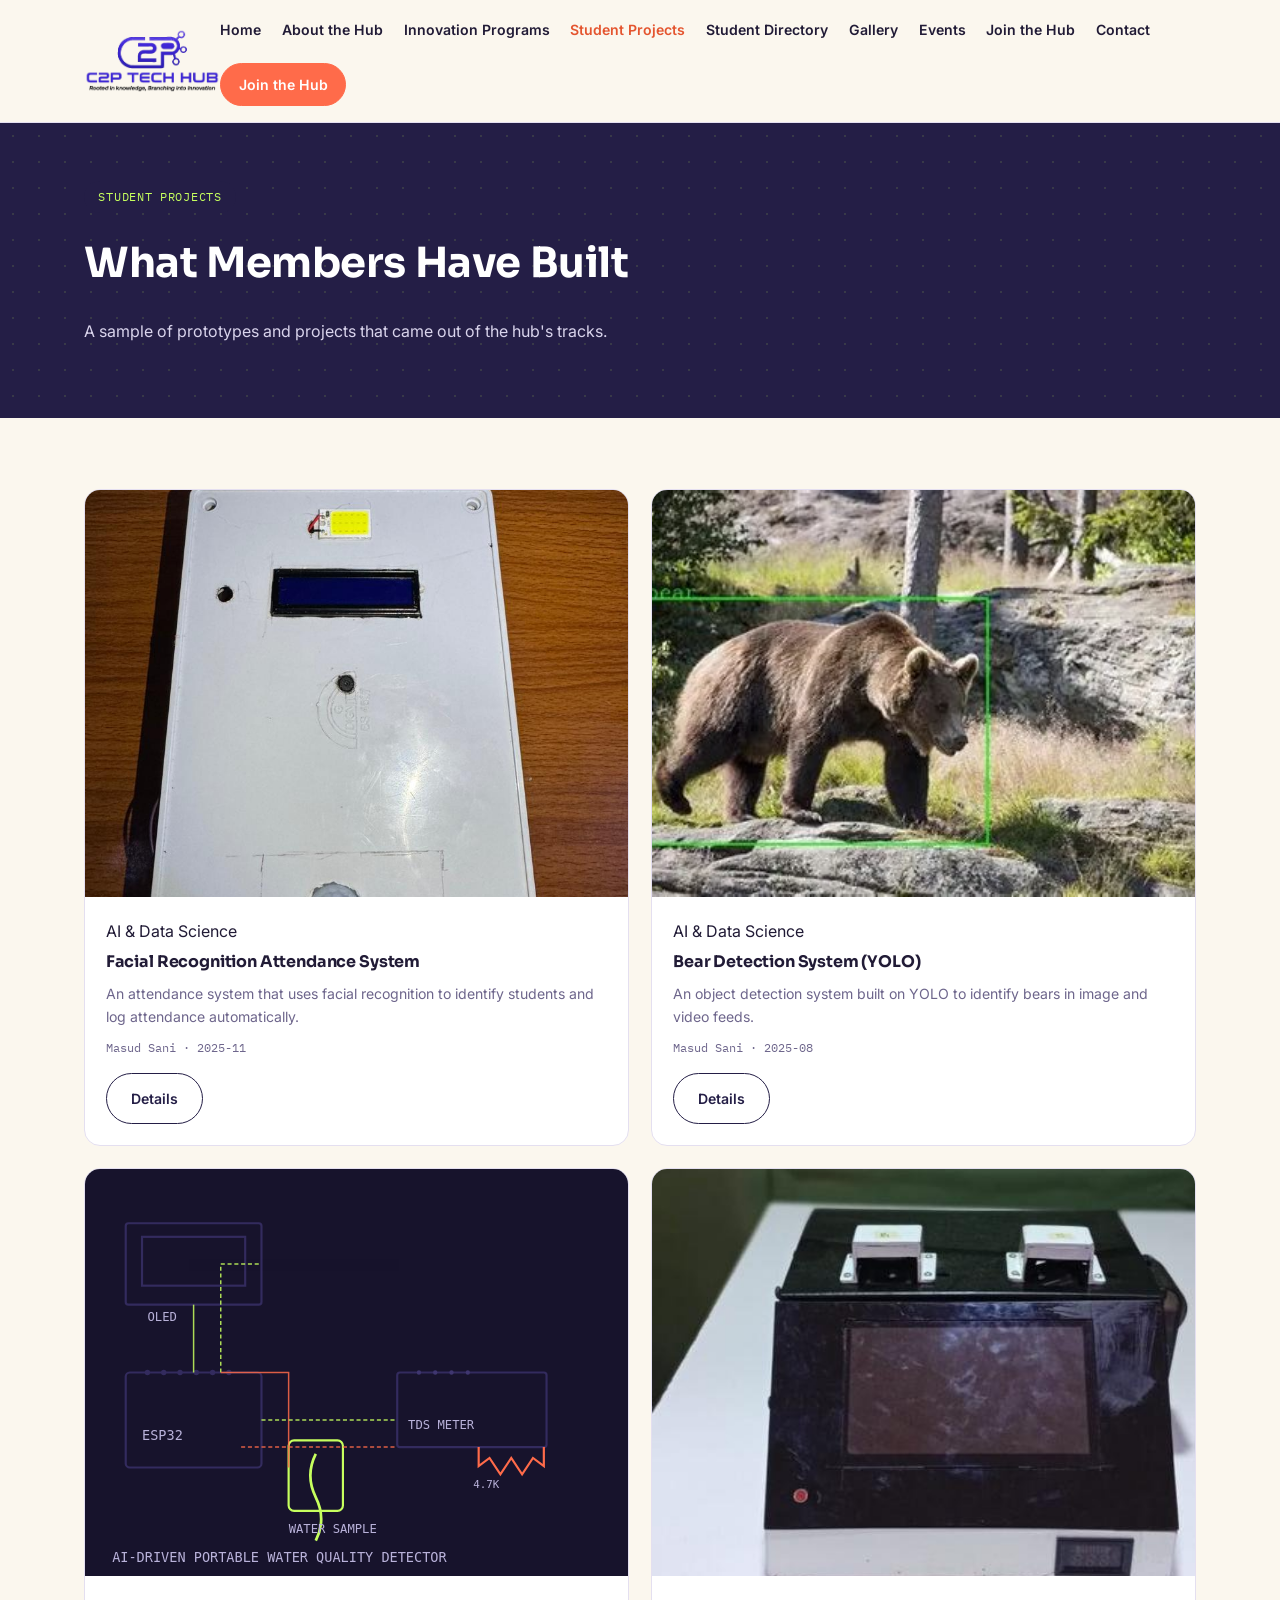
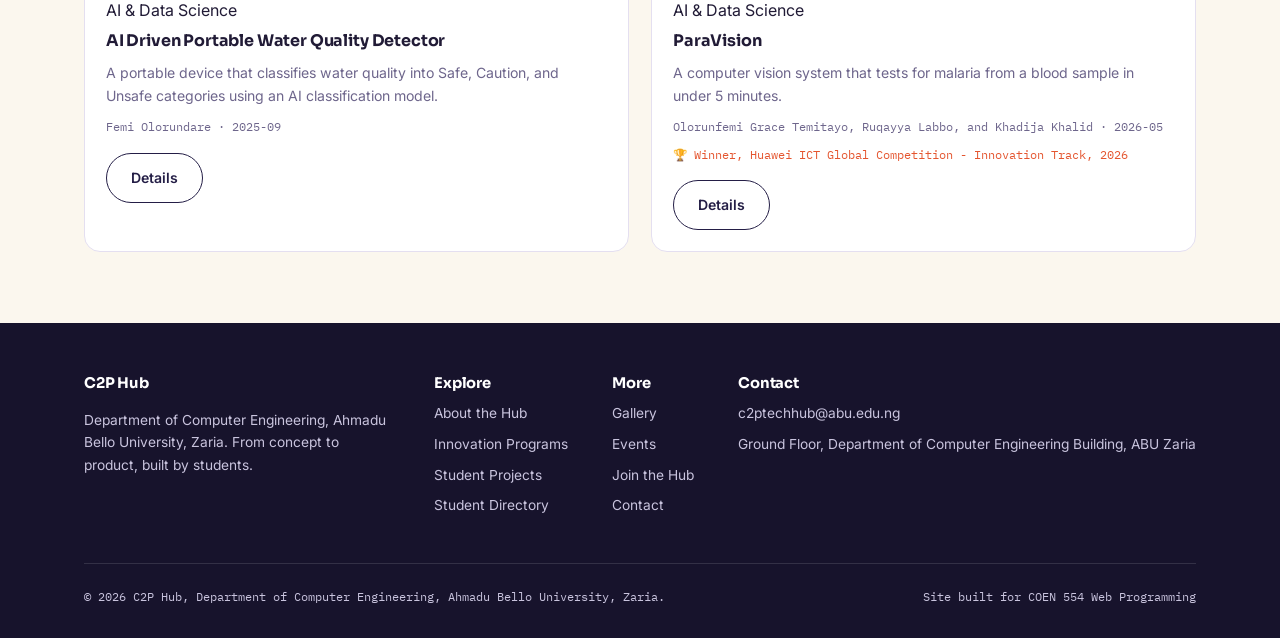
<file: projects.html>
<!DOCTYPE html>
<html lang="en">
<head>
  <meta charset="UTF-8">
  <meta name="viewport" content="width=device-width, initial-scale=1.0">
  <title>Student Projects &middot; C2P Hub</title>
  <meta name="description" content="Student projects built through C2P Hub, Department of Computer Engineering.">
  <link rel="preconnect" href="https://fonts.googleapis.com">
  <link href="https://fonts.googleapis.com/css2?family=Sora:wght@600;700&family=Inter:wght@400;500;600&family=IBM+Plex+Mono:wght@400;500&display=swap" rel="stylesheet">
  <link rel="stylesheet" href="assets/css/style.css">
  <script type="application/ld+json">
  {
    "@context": "https://schema.org",
    "@type": "ItemList",
    "itemListElement": [
      {
        "@type": "ListItem",
        "position": 1,
        "item": {
          "@type": "CreativeWork",
          "name": "Facial Recognition Attendance System",
          "creator": "Masud Sani",
          "dateCreated": "2025-11",
          "genre": "AI & Data Science",
          "description": "An attendance system that uses facial recognition to identify students and log attendance automatically."
        }
      },
      {
        "@type": "ListItem",
        "position": 2,
        "item": {
          "@type": "CreativeWork",
          "name": "Bear Detection System (YOLO)",
          "creator": "Masud Sani",
          "dateCreated": "2025-08",
          "genre": "AI & Data Science",
          "description": "An object detection system built on YOLO to identify bears in image and video feeds."
        }
      },
      {
        "@type": "ListItem",
        "position": 3,
        "item": {
          "@type": "CreativeWork",
          "name": "AI-Driven Portable Water Quality Detector",
          "creator": "Femi Olorundare",
          "dateCreated": "2025-09",
          "genre": "AI & Data Science",
          "description": "A portable device that classifies water quality into Safe, Caution, and Unsafe categories using an AI classification model."
        }
      },
      {
        "@type": "ListItem",
        "position": 4,
        "item": {
          "@type": "CreativeWork",
          "name": "ParaVision",
          "creator": "Olorunfemi Grace Temitayo, Ruqayya Labbo, and Khadija Khalid",
          "dateCreated": "2026-05",
          "genre": "AI & Data Science",
          "description": "A computer vision system that tests for malaria from a blood sample in under 5 minutes."
        }
      }
    ]
  }
  </script>
</head>
<body>
  <a class="skip-link" href="#main">Skip to content</a>
  <header class="site-header">
    <div class="header-inner">
      <a class="brand" href="index.html">
        <img class="brand-logo" src="assets/images/c2p-logo.png" alt="C2P Tech Hub — Rooted in knowledge, Branching into Innovation">
      </a>
      <input type="checkbox" id="nav-toggle">
      <label class="nav-toggle-label" for="nav-toggle">MENU</label>
      <nav class="hub-nav" aria-label="Primary">
        <ul>
        <li><a href="index.html">Home</a></li>
        <li><a href="about.html">About the Hub</a></li>
        <li><a href="programs.html">Innovation Programs</a></li>
        <li><a href="projects.html" aria-current="page">Student Projects</a></li>
        <li><a href="directory.html">Student Directory</a></li>
        <li><a href="gallery.html">Gallery</a></li>
        <li><a href="events.html">Events</a></li>
        <li><a href="join.html">Join the Hub</a></li>
        <li><a href="contact.html">Contact</a></li>
        <li><a class="btn solid" href="join.html">Join the Hub</a></li>
        </ul>
      </nav>
    </div>
  </header>
  <main id="main">
    <section class="page-banner">
      <div class="wrap">
        <span class="pill">Student Projects</span>
        <h1>What Members Have Built</h1>
        <p class="lede">A sample of prototypes and projects that came out of the hub's tracks.</p>
      </div>
    </section>
    <section class="block on-paper">
      <div class="wrap grid cols-2">
        <article class="tile" id="hproj-001">
            <div class="thumb"><img src="assets/images/project-attendance-enclosure.jpg" alt="Finished enclosure of the Facial Recognition Attendance System, showing the LCD display and PIR motion sensor"></div>
            <div class="body">
              <span class="tag">AI & Data Science</span>
              <h3>Facial Recognition Attendance System</h3>
              <p>An attendance system that uses facial recognition to identify students and log attendance automatically.</p>
              <p style="font-family:var(--f-mono);font-size:.74rem;color:var(--muted);margin-top:.6rem;">Masud Sani &middot; 2025-11</p>
              
              <a class="btn modal-trigger" style="margin-top:1rem;" href="#modal-hproj-001">Details</a>
            </div>
          </article><article class="tile" id="hproj-002">
            <div class="thumb"><img src="assets/images/project-bear-detection-photo.jpg" alt="YOLO object detection output showing a bear correctly identified with a bounding box"></div>
            <div class="body">
              <span class="tag">AI & Data Science</span>
              <h3>Bear Detection System (YOLO)</h3>
              <p>An object detection system built on YOLO to identify bears in image and video feeds.</p>
              <p style="font-family:var(--f-mono);font-size:.74rem;color:var(--muted);margin-top:.6rem;">Masud Sani &middot; 2025-08</p>
              
              <a class="btn modal-trigger" style="margin-top:1rem;" href="#modal-hproj-002">Details</a>
            </div>
          </article><article class="tile" id="hproj-003">
            <div class="thumb"><img src="assets/images/project-water-quality.svg" alt="AI Driven Portable Water Quality Detector schematic illustration"></div>
            <div class="body">
              <span class="tag">AI & Data Science</span>
              <h3>AI Driven Portable Water Quality Detector</h3>
              <p>A portable device that classifies water quality into Safe, Caution, and Unsafe categories using an AI classification model.</p>
              <p style="font-family:var(--f-mono);font-size:.74rem;color:var(--muted);margin-top:.6rem;">Femi Olorundare &middot; 2025-09</p>
              
              <a class="btn modal-trigger" style="margin-top:1rem;" href="#modal-hproj-003">Details</a>
            </div>
          </article><article class="tile" id="hproj-004">
            <div class="thumb"><img src="assets/images/paravision-device.jpg" alt="The ParaVision malaria detection device" style="object-position:center 52%;"></div>
            <div class="body">
              <span class="tag">AI & Data Science</span>
              <h3>ParaVision</h3>
              <p>A computer vision system that tests for malaria from a blood sample in under 5 minutes.</p>
              <p style="font-family:var(--f-mono);font-size:.74rem;color:var(--muted);margin-top:.6rem;">Olorunfemi Grace Temitayo, Ruqayya Labbo, and Khadija Khalid &middot; 2026-05</p>
              <p style="font-family:var(--f-mono);font-size:.72rem;color:var(--coral-2);margin-top:.5rem;">&#127942; Winner, Huawei ICT Global Competition - Innovation Track, 2026</p>
              <a class="btn modal-trigger" style="margin-top:1rem;" href="#modal-hproj-004">Details</a>
            </div>
          </article>
      </div>
    </section>
  </main>
  <footer class="site-footer">
    <div class="wrap">
      <div class="footer-grid">
        <div>
          <h4>C2P Hub</h4>
          <p style="max-width:34ch;color:#C9C4DE;font-size:.86rem;">Department of Computer Engineering, Ahmadu Bello University, Zaria. From concept to product, built by students.</p>
        </div>
        <div>
          <h4>Explore</h4>
          <ul>
            <li><a href="about.html">About the Hub</a></li>
            <li><a href="programs.html">Innovation Programs</a></li>
            <li><a href="projects.html">Student Projects</a></li>
            <li><a href="directory.html">Student Directory</a></li>
          </ul>
        </div>
        <div>
          <h4>More</h4>
          <ul>
            <li><a href="gallery.html">Gallery</a></li>
            <li><a href="events.html">Events</a></li>
            <li><a href="join.html">Join the Hub</a></li>
            <li><a href="contact.html">Contact</a></li>
          </ul>
        </div>
        <div>
          <h4>Contact</h4>
          <ul>
            <li><a href="mailto:c2ptechhub@abu.edu.ng">c2ptechhub@abu.edu.ng</a></li>
            <li>Ground Floor, Department of Computer Engineering Building, ABU Zaria</li>
          </ul>
        </div>
      </div>
      <div class="footer-bottom">
        <span>&copy; 2026 C2P Hub, Department of Computer Engineering, Ahmadu Bello University, Zaria.</span>
        <span>Site built for COEN 554 Web Programming</span>
      </div>
    </div>
  </footer>
<div class="modal" id="modal-hproj-001">
    <div class="modal-card">
      <a href="#" class="modal-close" aria-label="Close">&times;</a>
      <span class="pill on-light">AI & Data Science</span>
      <h2>Facial Recognition Attendance System</h2>
      <img src="assets/images/project-attendance-enclosure.jpg" alt="Finished enclosure of the Facial Recognition Attendance System, showing the LCD display and PIR motion sensor" style="width:100%;border-radius:14px;border:1px solid var(--line);margin:1rem 0;">
      <p>An attendance system that uses facial recognition to identify students and log attendance automatically.</p>
      <p style="font-family:var(--f-mono);font-size:.8rem;color:var(--muted);">By Masud Sani &middot; 2025-11</p>
      
    </div>
  </div><div class="modal" id="modal-hproj-002">
    <div class="modal-card">
      <a href="#" class="modal-close" aria-label="Close">&times;</a>
      <span class="pill on-light">AI & Data Science</span>
      <h2>Bear Detection System (YOLO)</h2>
      <p>An object detection system built on YOLO to identify bears in image and video feeds.</p>
      <p style="font-family:var(--f-mono);font-size:.8rem;color:var(--muted);">By Masud Sani &middot; 2025-08</p>
      
    </div>
  </div><div class="modal" id="modal-hproj-003">
    <div class="modal-card">
      <a href="#" class="modal-close" aria-label="Close">&times;</a>
      <span class="pill on-light">AI & Data Science</span>
      <h2>AI-Driven Portable Water Quality Detector</h2>
      <p>A portable device that classifies water quality into Safe, Caution, and Unsafe categories using an AI classification model.</p>
      <p style="font-family:var(--f-mono);font-size:.8rem;color:var(--muted);">By Femi Olorundare &middot; 2025-09</p>
      
    </div>
  </div><div class="modal" id="modal-hproj-004">
    <div class="modal-card">
      <a href="#" class="modal-close" aria-label="Close">&times;</a>
      <span class="pill on-light">AI & Data Science</span>
      <h2>ParaVision</h2>
      <p>A computer vision system that tests for malaria from a blood sample in under 5 minutes.</p>
      <p style="font-family:var(--f-mono);font-size:.8rem;color:var(--muted);">By Olorunfemi Grace Temitayo, Ruqayya Labbo, and Khadija Khalid &middot; 2026-05</p>
      <p style="font-family:var(--f-mono);font-size:.8rem;color:var(--coral-2);margin-top:.4rem;">&#127942; Winner, Huawei ICT Global Competition - Innovation Track, 2026</p>
    </div>
  </div>
</body>
</html>
</file>
<file: assets/css/style.css>
/* =========================================================
   C2P Hub — Department of Computer Engineering, ABU Zaria
   Design language: modern promotional / startup hub
   ========================================================= */

:root {
  --indigo: #241E46;
  --indigo-2: #332B5E;
  --indigo-deep: #17132C;
  --paper: #FBF7EE;
  --paper-2: #F1EAD9;
  --coral: #FF6B4A;
  --coral-2: #E4552F;
  --lime: #C6FF5E;
  --ink: #211B36;
  --muted: #6E668C;
  --line: #E4DFF0;
  --white: #FFFFFF;

  --f-display: 'Sora', Arial, sans-serif;
  --f-body: 'Inter', Arial, sans-serif;
  --f-mono: 'IBM Plex Mono', 'Courier New', monospace;
}

* { box-sizing: border-box; }
html { scroll-behavior: smooth; }
body { margin: 0; background: var(--paper); color: var(--ink); font-family: var(--f-body); font-size: 16px; line-height: 1.65; }
img { max-width: 100%; display: block; }
a { color: var(--coral-2); text-decoration: none; }
a:hover, a:focus-visible { text-decoration: underline; }
a:focus-visible, button:focus-visible { outline: 2px solid var(--coral); outline-offset: 2px; }

@media (prefers-reduced-motion: reduce) { html { scroll-behavior: auto; } * { transition: none !important; animation: none !important; } }

h1, h2, h3, h4 { font-family: var(--f-display); font-weight: 700; margin: 0 0 .5em; letter-spacing: -0.01em; }

.wrap { max-width: 1160px; margin: 0 auto; padding: 0 1.5rem; }

.pill {
  display: inline-flex; align-items: center; gap: .5em;
  font-family: var(--f-mono); font-size: .74rem; letter-spacing: .06em; text-transform: uppercase;
  background: var(--indigo); color: var(--lime);
  padding: .4rem .9rem; border-radius: 999px; margin-bottom: 1rem;
}
.pill.on-light { background: var(--paper-2); color: var(--coral-2); }

.skip-link { position: absolute; left: -999px; top: 0; background: var(--lime); color: var(--indigo-deep); padding: .6rem 1rem; z-index: 200; font-family: var(--f-mono); }
.skip-link:focus { left: 1rem; top: 1rem; }

/* ---------- Header ---------- */
.site-header { background: var(--paper); border-bottom: 1px solid var(--line); position: sticky; top: 0; z-index: 50; }
.header-inner { display: flex; align-items: center; justify-content: space-between; padding: 1rem 1.5rem; max-width: 1160px; margin: 0 auto; }
.brand { display: flex; align-items: center; color: var(--ink); }
.brand-logo {
  width: 150px;
  height: auto;
  display: block;
}


.nav-toggle-label { display: none; font-family: var(--f-mono); font-size: .78rem; color: var(--ink); border: 1px solid var(--line); padding: .4rem .7rem; border-radius: 6px; cursor: pointer; }
#nav-toggle { display: none; }
nav.hub-nav ul { list-style: none; display: flex; gap: 1.3rem; margin: 0; padding: 0; flex-wrap: wrap; align-items: center; }
nav.hub-nav a { font-family: var(--f-body); font-weight: 600; font-size: .88rem; color: var(--ink); }
nav.hub-nav a:hover, nav.hub-nav a:focus-visible, nav.hub-nav a[aria-current="page"] { color: var(--coral-2); text-decoration: none; }
nav.hub-nav .btn { padding: .55rem 1.1rem; }
@media (max-width: 940px) {
  .nav-toggle-label { display: inline-block; }
  nav.hub-nav { display: none; position: absolute; left: 0; right: 0; top: 100%; background: var(--paper); border-bottom: 1px solid var(--line); }
  nav.hub-nav ul { flex-direction: column; align-items: flex-start; padding: 1rem 1.5rem; gap: .9rem; }
  #nav-toggle:checked ~ nav.hub-nav { display: block; }
}

/* ---------- Buttons ---------- */
.btn {
  display: inline-block; font-family: var(--f-body); font-weight: 600; font-size: .88rem;
  padding: .8rem 1.5rem; border-radius: 999px; border: 1px solid var(--indigo); color: var(--indigo); background: transparent;
}
.btn:hover, .btn:focus-visible { background: var(--indigo); color: var(--white); text-decoration: none; }
.btn.solid { background: var(--coral); color: var(--white); border-color: var(--coral); }
.btn.solid:hover { background: var(--coral-2); border-color: var(--coral-2); }
.btn.on-dark { border-color: var(--lime); color: var(--lime); }
.btn.on-dark:hover { background: var(--lime); color: var(--indigo-deep); }
.btn + .btn { margin-left: .7rem; }

/* ---------- Hero ---------- */
.hero { background: var(--indigo); color: var(--white); padding: 5rem 0; position: relative; overflow: hidden; }
.hero::before {
  content: ""; position: absolute; inset: 0;
  background-image: radial-gradient(rgba(198,255,94,.14) 1.5px, transparent 1.5px);
  background-size: 26px 26px;
}
.hero .wrap { position: relative; }
.hero-grid { display: grid; grid-template-columns: 1.2fr .8fr; gap: 3rem; align-items: center; }
@media (max-width: 860px) { .hero-grid { grid-template-columns: 1fr; } }
.hero h1 { font-size: clamp(2.1rem, 4vw, 3.4rem); line-height: 1.05; max-width: 16ch; }
.hero h1 .accent { color: var(--lime); }
.hero p.lede { color: #D9D4EC; max-width: 46ch; margin: 1.1rem 0 2rem; font-size: 1.05rem; }
.hero-card {
  background: var(--indigo-2); border: 1px solid rgba(255,255,255,.14); border-radius: 20px; padding: 1.8rem;
}
.hero-card .stat { display: flex; justify-content: space-between; padding: .7rem 0; border-bottom: 1px solid rgba(255,255,255,.12); font-family: var(--f-mono); font-size: .82rem; }
.hero-card .stat:last-child { border-bottom: none; }
.hero-card .stat strong { color: var(--lime); font-family: var(--f-display); font-size: 1.1rem; }

/* ---------- Page banner (non-home) ---------- */
.page-banner { background: var(--indigo); color: var(--white); padding: 3.6rem 0; position: relative; overflow: hidden; }
.page-banner::before { content: ""; position: absolute; inset: 0; background-image: radial-gradient(rgba(198,255,94,.12) 1.5px, transparent 1.5px); background-size: 26px 26px; }
.page-banner .wrap { position: relative; }
.page-banner h1 { font-size: clamp(1.9rem, 3.4vw, 2.6rem); max-width: 24ch; }
.page-banner p.lede { color: #D9D4EC; max-width: 56ch; font-size: 1rem; }

/* ---------- Sections ---------- */
section.block { padding: 4.4rem 0; }
section.block.on-paper { background: var(--paper); }
section.block.on-paper-2 { background: var(--paper-2); }
section.block.on-indigo { background: var(--indigo); color: var(--white); }

.section-head { max-width: 62ch; margin-bottom: 2.4rem; }
.section-head h2 { font-size: clamp(1.5rem, 2.5vw, 2.1rem); }
.section-head p { color: var(--muted); }
section.on-indigo .section-head p { color: #D9D4EC; }

.rule { border: none; border-top: 1px solid var(--line); margin: 2.6rem 0; }

.grid { display: grid; gap: 1.4rem; }
.grid.cols-2 { grid-template-columns: repeat(2, 1fr); }
.grid.cols-3 { grid-template-columns: repeat(3, 1fr); }
.grid.cols-4 { grid-template-columns: repeat(4, 1fr); }
@media (max-width: 900px) { .grid.cols-3, .grid.cols-4 { grid-template-columns: repeat(2,1fr); } }
@media (max-width: 620px) { .grid.cols-2, .grid.cols-3, .grid.cols-4 { grid-template-columns: 1fr; } }

.card { border: 1px solid var(--line); border-radius: 16px; padding: 1.6rem; background: var(--white); }
section.on-indigo .card { border-color: rgba(255,255,255,.16); background: rgba(255,255,255,.04); }
.card .tag { font-family: var(--f-mono); font-size: .68rem; text-transform: uppercase; letter-spacing: .08em; color: var(--coral-2); }
section.on-indigo .card .tag { color: var(--lime); }
.card h3 { font-size: 1.08rem; margin: .6rem 0 .5rem; }
.card p { color: var(--muted); font-size: .92rem; margin: 0; }
section.on-indigo .card p { color: #D9D4EC; }

/* programme cards with number badge */
.programme-card { position: relative; padding-top: 2.4rem; }
.programme-card .num {
  position: absolute; top: -14px; left: 1.4rem; width: 34px; height: 34px; border-radius: 50%;
  background: var(--coral); color: var(--white); display: flex; align-items: center; justify-content: center;
  font-family: var(--f-mono); font-size: .82rem;
}

/* project / gallery cards */
.tile { border-radius: 16px; overflow: hidden; border: 1px solid var(--line); background: var(--white); }
.tile .thumb { aspect-ratio: 4/3; }
.tile .thumb img { width: 100%; height: 100%; object-fit: cover; }
.tile .body { padding: 1.3rem; }
.tile .body h3 { font-size: 1rem; margin: .3rem 0 .4rem; }
.tile .body p { color: var(--muted); font-size: .88rem; margin: 0; }

/* id-card directory */
.id-card { border: 1px solid var(--line); border-radius: 16px; background: var(--white); padding: 1.4rem; text-align: center; }
.id-card .avatar {
  width: 72px; height: 72px; border-radius: 50%; margin: 0 auto .9rem;
  display: flex; align-items: center; justify-content: center;
  background: var(--indigo); color: var(--lime); font-family: var(--f-display); font-size: 1.3rem;
  overflow: hidden;
}
.id-card .avatar img { width: 100%; height: 100%; object-fit: cover; }
.id-card h3 { font-size: 1rem; margin: 0 0 .2rem; }
.id-card .role { font-family: var(--f-mono); font-size: .68rem; color: var(--coral-2); text-transform: uppercase; letter-spacing: .06em; }
.id-card .meta { font-family: var(--f-mono); font-size: .72rem; color: var(--muted); margin-top: .6rem; border-top: 1px dashed var(--line); padding-top: .6rem; }

/* CSS-only modal */
.modal-trigger { cursor: pointer; }
.modal { display: none; position: fixed; inset: 0; z-index: 100; background: rgba(23,19,44,.86); align-items: center; justify-content: center; padding: 2rem; }
.modal:target { display: flex; }
.modal-card { background: var(--paper); color: var(--ink); max-width: 560px; width: 100%; padding: 2rem; border-radius: 20px; border: 1px solid var(--line); position: relative; }
.modal-close { position: absolute; top: .9rem; right: .9rem; font-family: var(--f-mono); border: 1px solid var(--line); width: 30px; height: 30px; border-radius: 50%; display: flex; align-items: center; justify-content: center; background: var(--white); }

/* CSS-only accordion */
.accordion { border-top: 1px solid var(--line); }
.accordion-item { border-bottom: 1px solid var(--line); }
.accordion-item summary { cursor: pointer; font-family: var(--f-display); font-size: 1.02rem; padding: 1.1rem 0; display: flex; justify-content: space-between; align-items: center; list-style: none; }
.accordion-item summary::-webkit-details-marker { display: none; }
.accordion-item summary::after { content: "+"; font-family: var(--f-mono); color: var(--coral); }
.accordion-item[open] summary::after { content: "\2013"; }
.accordion-item .panel { padding: 0 0 1.3rem; color: var(--muted); }

/* steps (join) */
.steps { counter-reset: step; border-top: 1px solid var(--line); }
.step { display: grid; grid-template-columns: 2.6rem 1fr; gap: 1.2rem; padding: 1.3rem 0; border-bottom: 1px solid var(--line); }
.step::before { counter-increment: step; content: counter(step); font-family: var(--f-mono); color: var(--white); background: var(--indigo); width: 2.1rem; height: 2.1rem; border-radius: 50%; display: flex; align-items: center; justify-content: center; font-size: .85rem; }
.step h3 { font-size: 1rem; margin: 0 0 .3rem; }
.step p { margin: 0; color: var(--muted); font-size: .92rem; }

/* events list */
.event-item { display: grid; grid-template-columns: 7.5rem 1fr; gap: 1.4rem; padding: 1.4rem 0; border-bottom: 1px solid var(--line); }
.event-item .date { font-family: var(--f-mono); font-size: .74rem; color: var(--coral-2); }
.event-item h3 { font-size: 1.05rem; margin: 0 0 .4rem; }
.event-item p { margin: 0; color: var(--muted); font-size: .92rem; }
@media (max-width: 620px) { .event-item { grid-template-columns: 1fr; } }

/* forms */
.field { margin-bottom: 1.2rem; }
.field label { display: block; font-family: var(--f-mono); font-size: .76rem; text-transform: uppercase; letter-spacing: .06em; margin-bottom: .4rem; }
.field input, .field select, .field textarea { width: 100%; background: var(--white); border: 1px solid var(--line); border-radius: 10px; padding: .75rem .9rem; font-family: var(--f-body); font-size: .95rem; color: inherit; }
.field input:focus-visible, .field textarea:focus-visible { outline: 2px solid var(--coral); }

/* footer */
footer.site-footer { background: var(--indigo-deep); color: #C9C4DE; padding: 3rem 0 2rem; }
.footer-grid { display: flex; justify-content: space-between; flex-wrap: wrap; gap: 2rem; }
footer.site-footer h4 { color: var(--white); font-size: .92rem; font-family: var(--f-display); }
footer.site-footer ul { list-style: none; padding: 0; margin: 0; }
footer.site-footer li { margin-bottom: .5rem; font-size: .86rem; }
footer.site-footer a { color: #C9C4DE; }
footer.site-footer a:hover { color: var(--lime); }
.footer-bottom { margin-top: 2.4rem; padding-top: 1.4rem; border-top: 1px solid rgba(255,255,255,.12); font-family: var(--f-mono); font-size: .72rem; display: flex; justify-content: space-between; flex-wrap: wrap; gap: .5rem; }

table.datasheet { width: 100%; border-collapse: collapse; font-size: .92rem; }
table.datasheet th, table.datasheet td { text-align: left; padding: .7rem .5rem; border-bottom: 1px solid var(--line); vertical-align: top; }
table.datasheet th { font-family: var(--f-mono); font-size: .7rem; text-transform: uppercase; letter-spacing: .06em; color: var(--coral-2); width: 28%; }


/* C2P Tech Hub logo sizing */
@media (max-width: 600px) {
  .brand-logo { width: 120px; }
}
</file>
